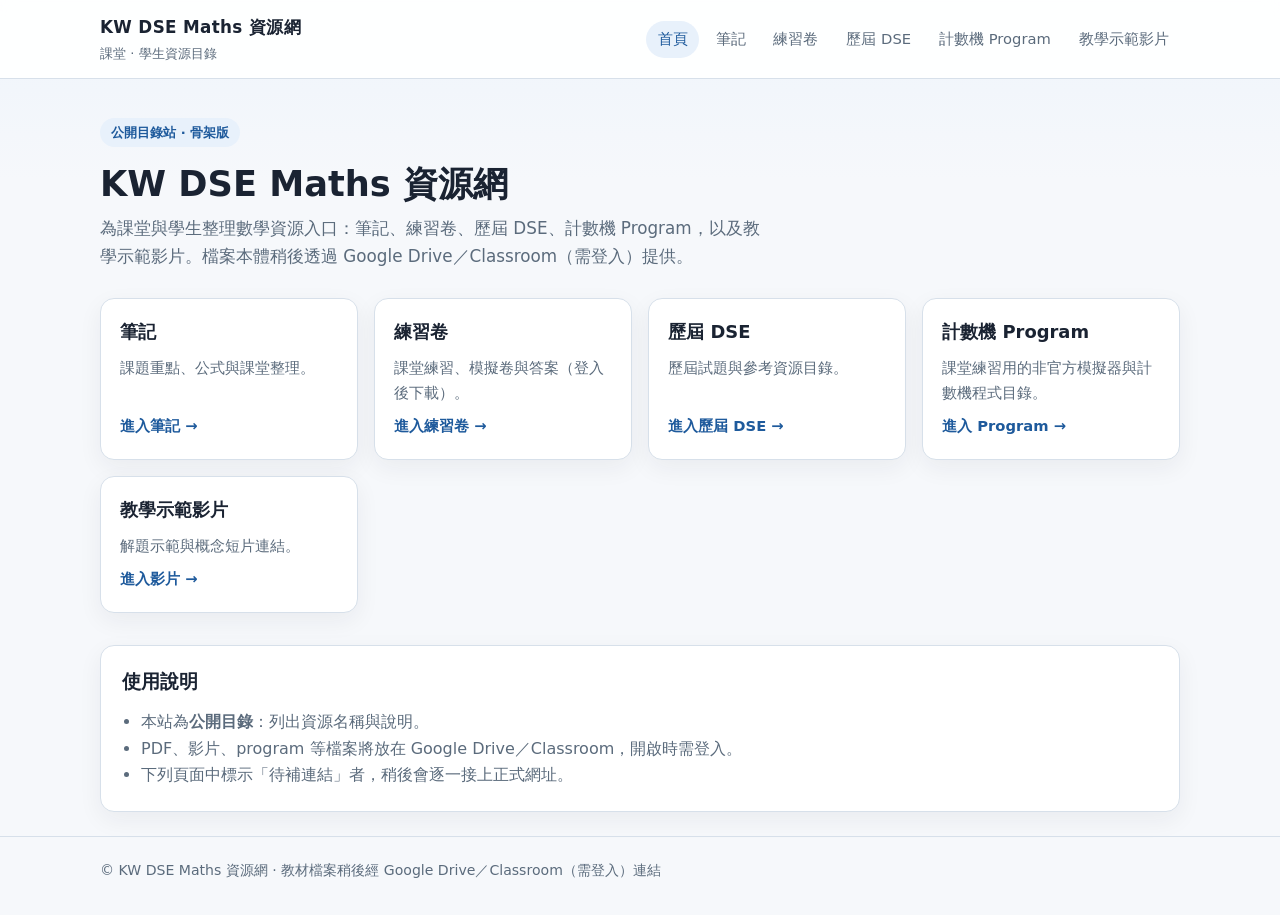
<file: index.html>
<!DOCTYPE html>
<html lang="zh-Hant">
<head>
  <meta charset="utf-8" />
  <meta name="viewport" content="width=device-width, initial-scale=1" />
  <title>首頁｜KW DSE Maths 資源網</title>
  <meta name="description" content="KW DSE Maths 資源網——課堂與學生用的數學資源目錄。" />
  <link rel="stylesheet" href="assets/css/style.css" />
</head>
<body>
  <header class="site-header">
    <div class="wrap header-inner">
      <a class="brand" href="index.html">
        <strong>KW DSE Maths 資源網</strong>
        <span>課堂 · 學生資源目錄</span>
      </a>
      <nav class="nav" aria-label="主要導覽">
        <a href="index.html" aria-current="page">首頁</a>
        <a href="notes/">筆記</a>
        <a href="practice/">練習卷</a>
        <a href="past-papers/">歷屆 DSE</a>
        <a href="calculator/">計數機 Program</a>
        <a href="videos/">教學示範影片</a>
      </nav>
    </div>
  </header>
  <main class="wrap">

    <section class="hero">
      <div class="badge">公開目錄站 · 骨架版</div>
      <h1>KW DSE Maths 資源網</h1>
      <p>為課堂與學生整理數學資源入口：筆記、練習卷、歷屆 DSE、計數機 Program，以及教學示範影片。檔案本體稍後透過 Google Drive／Classroom（需登入）提供。</p>
    </section>
    <section class="grid" aria-label="網站分區">
      <a class="card" href="notes/">
        <h2>筆記</h2>
        <p>課題重點、公式與課堂整理。</p>
        <span class="cta">進入筆記 →</span>
      </a>
      <a class="card" href="practice/">
        <h2>練習卷</h2>
        <p>課堂練習、模擬卷與答案（登入後下載）。</p>
        <span class="cta">進入練習卷 →</span>
      </a>
      <a class="card" href="past-papers/">
        <h2>歷屆 DSE</h2>
        <p>歷屆試題與參考資源目錄。</p>
        <span class="cta">進入歷屆 DSE →</span>
      </a>
      <a class="card" href="calculator/">
        <h2>計數機 Program</h2>
        <p>課堂練習用的非官方模擬器與計數機程式目錄。</p>
        <span class="cta">進入 Program →</span>
      </a>
      <a class="card" href="videos/">
        <h2>教學示範影片</h2>
        <p>解題示範與概念短片連結。</p>
        <span class="cta">進入影片 →</span>
      </a>
    </section>
    <section class="panel">
      <h2>使用說明</h2>
      <ul>
        <li>本站為<strong>公開目錄</strong>：列出資源名稱與說明。</li>
        <li>PDF、影片、program 等檔案將放在 Google Drive／Classroom，開啟時需登入。</li>
        <li>下列頁面中標示「待補連結」者，稍後會逐一接上正式網址。</li>
      </ul>
    </section>
  </main>
  <footer class="site-footer">
    <div class="wrap">© KW DSE Maths 資源網 · 教材檔案稍後經 Google Drive／Classroom（需登入）連結</div>
  </footer>
</body>
</html>
</file>
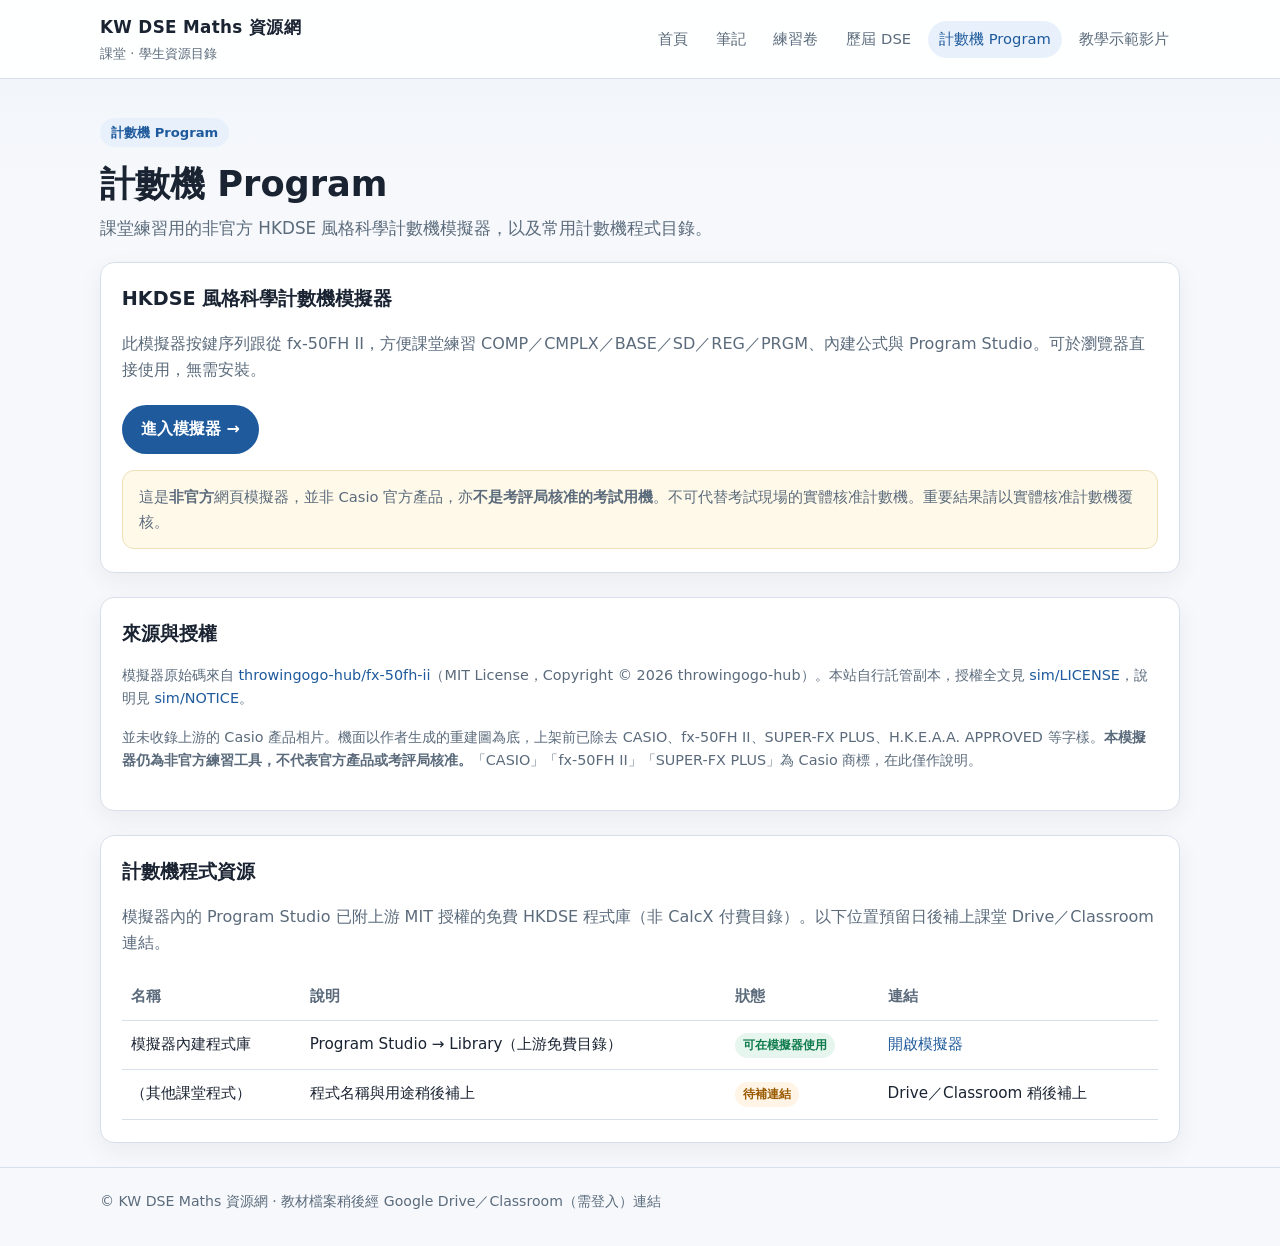
<file: calculator/index.html>
<!DOCTYPE html>
<html lang="zh-Hant">
<head>
  <meta charset="utf-8" />
  <meta name="viewport" content="width=device-width, initial-scale=1" />
  <title>計數機 Program｜KW DSE Maths 資源網</title>
  <meta name="description" content="KW DSE Maths 資源網——課堂用的非官方 HKDSE 風格科學計數機模擬器，以及計數機程式目錄。" />
  <link rel="stylesheet" href="../assets/css/style.css" />
  <style>
    a.btn-primary {
      display: inline-block;
      background: var(--accent);
      color: #fff;
      font-weight: 600;
      padding: 0.7rem 1.2rem;
      border-radius: 999px;
      text-decoration: none;
      margin-top: 0.35rem;
    }
    a.btn-primary:hover { text-decoration: none; filter: brightness(1.08); }
    .attrib { font-size: 0.9rem; }
    .attrib a { word-break: break-all; }
  </style>
</head>
<body>
  <header class="site-header">
    <div class="wrap header-inner">
      <a class="brand" href="../index.html">
        <strong>KW DSE Maths 資源網</strong>
        <span>課堂 · 學生資源目錄</span>
      </a>
      <nav class="nav" aria-label="主要導覽">
        <a href="../index.html">首頁</a>
        <a href="../notes/">筆記</a>
        <a href="../practice/">練習卷</a>
        <a href="../past-papers/">歷屆 DSE</a>
        <a href="../calculator/" aria-current="page">計數機 Program</a>
        <a href="../videos/">教學示範影片</a>
      </nav>
    </div>
  </header>
  <main class="wrap">

    <section class="hero">
      <div class="badge">計數機 Program</div>
      <h1>計數機 Program</h1>
      <p>課堂練習用的非官方 HKDSE 風格科學計數機模擬器，以及常用計數機程式目錄。</p>
    </section>

    <section class="panel">
      <h2>HKDSE 風格科學計數機模擬器</h2>
      <p>此模擬器按鍵序列跟從 fx-50FH II，方便課堂練習 COMP／CMPLX／BASE／SD／REG／PRGM、內建公式與 Program Studio。可於瀏覽器直接使用，無需安裝。</p>
      <p><a class="btn-primary" href="sim/">進入模擬器 →</a></p>
      <p class="note">這是<strong>非官方</strong>網頁模擬器，並非 Casio 官方產品，亦<strong>不是考評局核准的考試用機</strong>。不可代替考試現場的實體核准計數機。重要結果請以實體核准計數機覆核。</p>
    </section>

    <section class="panel">
      <h2>來源與授權</h2>
      <p class="attrib">模擬器原始碼來自 <a href="https://github.com/throwingogo-hub/fx-50fh-ii">throwingogo-hub/fx-50fh-ii</a>（MIT License，Copyright © 2026 throwingogo-hub）。本站自行託管副本，授權全文見 <a href="sim/LICENSE">sim/LICENSE</a>，說明見 <a href="sim/NOTICE">sim/NOTICE</a>。</p>
      <p class="attrib">並未收錄上游的 Casio 產品相片。機面以作者生成的重建圖為底，上架前已除去 CASIO、fx-50FH II、SUPER-FX PLUS、H.K.E.A.A. APPROVED 等字樣。<strong>本模擬器仍為非官方練習工具，不代表官方產品或考評局核准。</strong>「CASIO」「fx-50FH II」「SUPER-FX PLUS」為 Casio 商標，在此僅作說明。</p>
    </section>

    <section class="panel">
      <h2>計數機程式資源</h2>
      <p>模擬器內的 Program Studio 已附上游 MIT 授權的免費 HKDSE 程式庫（非 CalcX 付費目錄）。以下位置預留日後補上課堂 Drive／Classroom 連結。</p>
      <div class="table-wrap">
        <table>
          <thead><tr><th>名稱</th><th>說明</th><th>狀態</th><th>連結</th></tr></thead>
          <tbody>
            <tr>
              <td>模擬器內建程式庫</td>
              <td>Program Studio → Library（上游免費目錄）</td>
              <td><span class="status ready">可在模擬器使用</span></td>
              <td><a href="sim/">開啟模擬器</a></td>
            </tr>
            <tr>
              <td>（其他課堂程式）</td>
              <td>程式名稱與用途稍後補上</td>
              <td><span class="status">待補連結</span></td>
              <td class="placeholder">Drive／Classroom 稍後補上</td>
            </tr>
          </tbody>
        </table>
      </div>
    </section>
  </main>
  <footer class="site-footer">
    <div class="wrap">© KW DSE Maths 資源網 · 教材檔案稍後經 Google Drive／Classroom（需登入）連結</div>
  </footer>
</body>
</html>
</file>
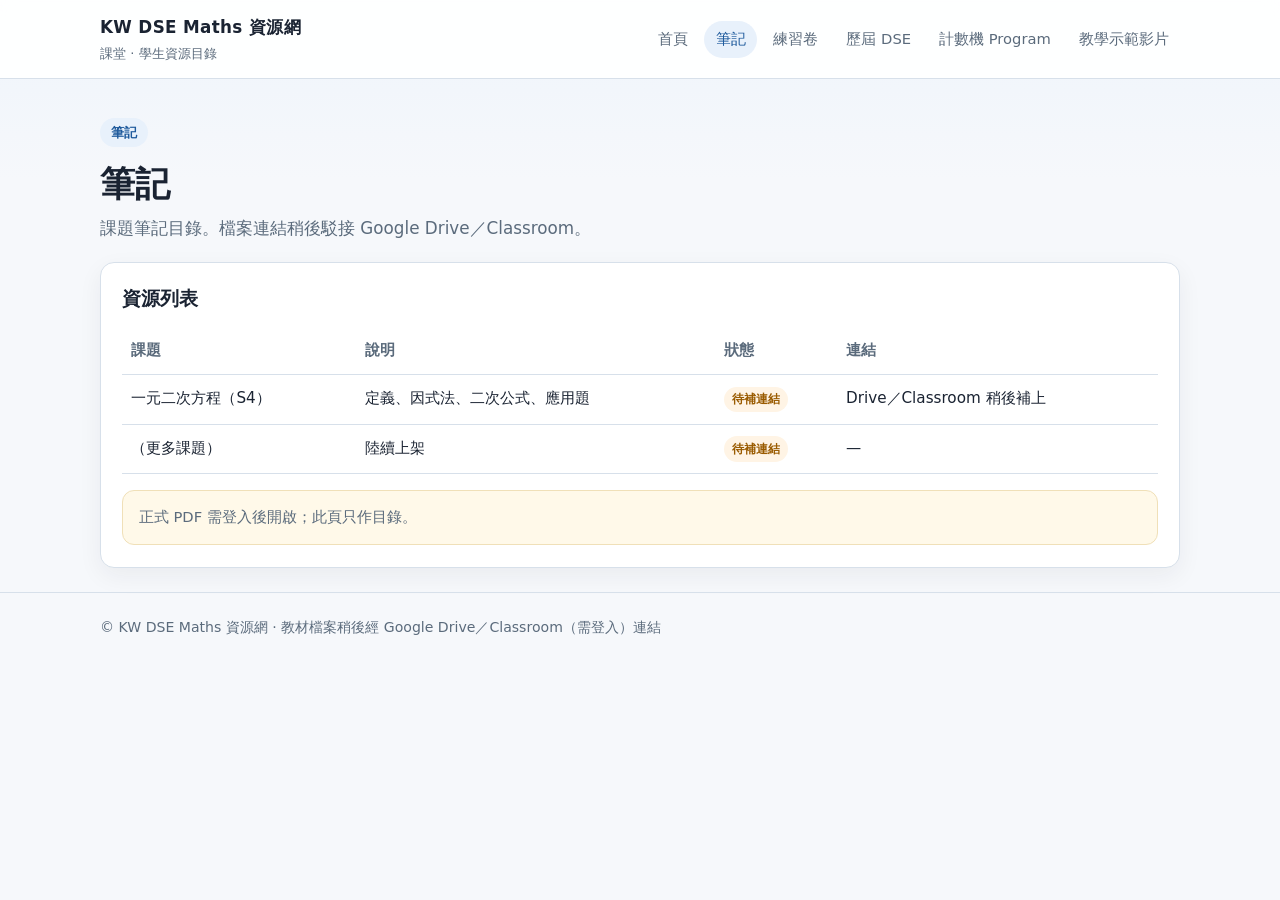
<file: notes/index.html>
<!DOCTYPE html>
<html lang="zh-Hant">
<head>
  <meta charset="utf-8" />
  <meta name="viewport" content="width=device-width, initial-scale=1" />
  <title>筆記｜KW DSE Maths 資源網</title>
  <meta name="description" content="KW DSE Maths 資源網——課堂與學生用的數學資源目錄。" />
  <link rel="stylesheet" href="../assets/css/style.css" />
</head>
<body>
  <header class="site-header">
    <div class="wrap header-inner">
      <a class="brand" href="../index.html">
        <strong>KW DSE Maths 資源網</strong>
        <span>課堂 · 學生資源目錄</span>
      </a>
      <nav class="nav" aria-label="主要導覽">
        <a href="../index.html">首頁</a>
        <a href="../notes/" aria-current="page">筆記</a>
        <a href="../practice/">練習卷</a>
        <a href="../past-papers/">歷屆 DSE</a>
        <a href="../calculator/">計數機 Program</a>
        <a href="../videos/">教學示範影片</a>
      </nav>
    </div>
  </header>
  <main class="wrap">

    <section class="hero">
      <div class="badge">筆記</div>
      <h1>筆記</h1>
      <p>課題筆記目錄。檔案連結稍後駁接 Google Drive／Classroom。</p>
    </section>
    <section class="panel">
      <h2>資源列表</h2>
      <div class="table-wrap">
        <table>
          <thead><tr><th>課題</th><th>說明</th><th>狀態</th><th>連結</th></tr></thead>
          <tbody>
            <tr>
              <td>一元二次方程（S4）</td>
              <td>定義、因式法、二次公式、應用題</td>
              <td><span class="status">待補連結</span></td>
              <td class="placeholder">Drive／Classroom 稍後補上</td>
            </tr>
            <tr>
              <td>（更多課題）</td>
              <td>陸續上架</td>
              <td><span class="status">待補連結</span></td>
              <td class="placeholder">—</td>
            </tr>
          </tbody>
        </table>
      </div>
      <p class="note">正式 PDF 需登入後開啟；此頁只作目錄。</p>
    </section>
  </main>
  <footer class="site-footer">
    <div class="wrap">© KW DSE Maths 資源網 · 教材檔案稍後經 Google Drive／Classroom（需登入）連結</div>
  </footer>
</body>
</html>
</file>
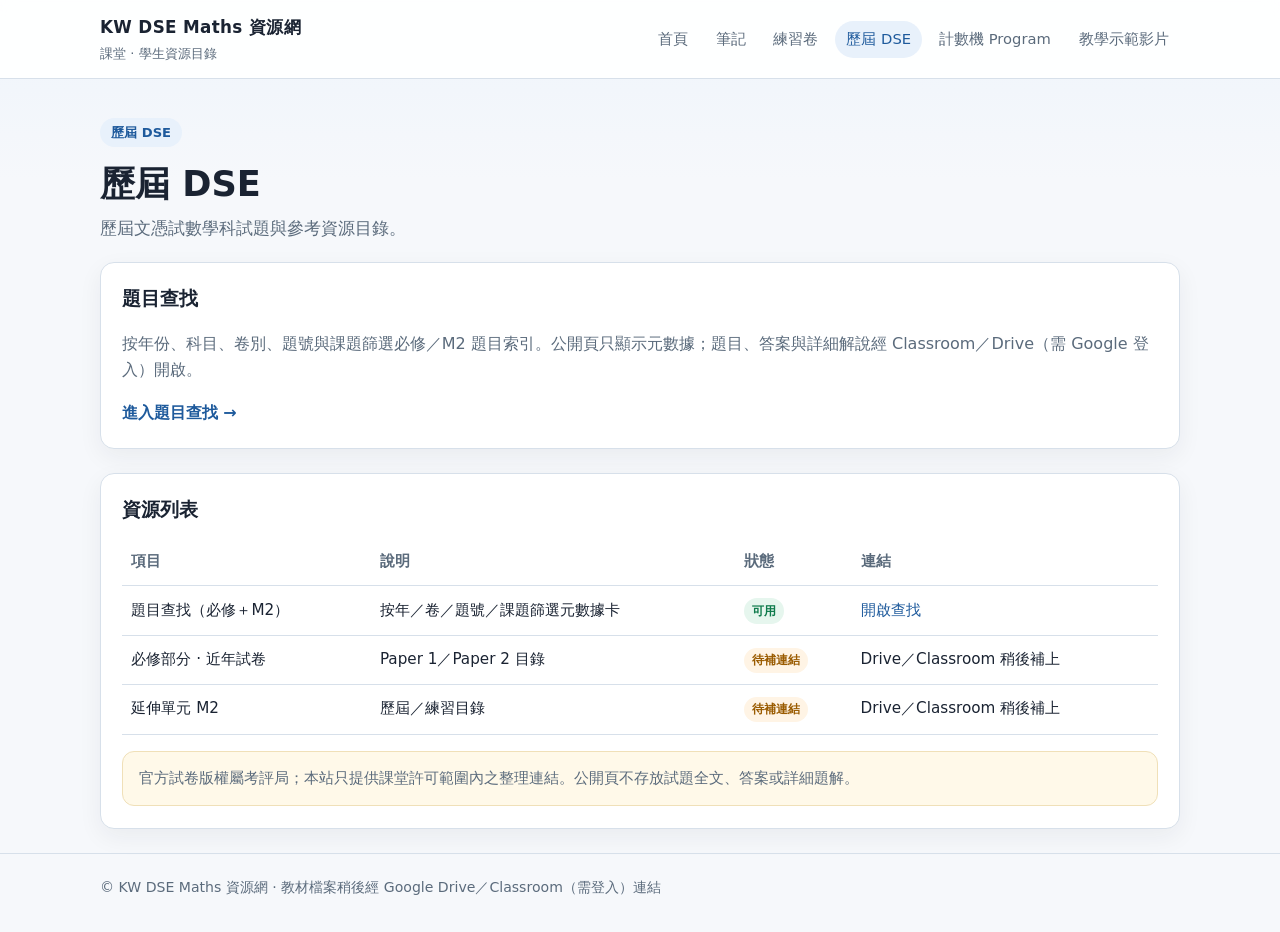
<file: past-papers/index.html>
<!DOCTYPE html>
<html lang="zh-Hant">
<head>
  <meta charset="utf-8" />
  <meta name="viewport" content="width=device-width, initial-scale=1" />
  <title>歷屆 DSE｜KW DSE Maths 資源網</title>
  <meta name="description" content="KW DSE Maths 資源網——課堂與學生用的數學資源目錄。" />
  <link rel="stylesheet" href="../assets/css/style.css" />
</head>
<body>
  <header class="site-header">
    <div class="wrap header-inner">
      <a class="brand" href="../index.html">
        <strong>KW DSE Maths 資源網</strong>
        <span>課堂 · 學生資源目錄</span>
      </a>
      <nav class="nav" aria-label="主要導覽">
        <a href="../index.html">首頁</a>
        <a href="../notes/">筆記</a>
        <a href="../practice/">練習卷</a>
        <a href="../past-papers/" aria-current="page">歷屆 DSE</a>
        <a href="../calculator/">計數機 Program</a>
        <a href="../videos/">教學示範影片</a>
      </nav>
    </div>
  </header>
  <main class="wrap">

    <section class="hero">
      <div class="badge">歷屆 DSE</div>
      <h1>歷屆 DSE</h1>
      <p>歷屆文憑試數學科試題與參考資源目錄。</p>
    </section>

    <section class="panel" aria-labelledby="finder-promo-heading">
      <h2 id="finder-promo-heading">題目查找</h2>
      <p>按年份、科目、卷別、題號與課題篩選必修／M2 題目索引。公開頁只顯示元數據；題目、答案與詳細解說經 Classroom／Drive（需 Google 登入）開啟。</p>
      <p style="margin: 0.85rem 0 0;">
        <a class="cta" href="finder/" style="font-weight: 600; font-size: 1rem;">進入題目查找 →</a>
      </p>
    </section>

    <section class="panel">
      <h2>資源列表</h2>
      <div class="table-wrap">
        <table>
          <thead><tr><th>項目</th><th>說明</th><th>狀態</th><th>連結</th></tr></thead>
          <tbody>
            <tr>
              <td>題目查找（必修＋M2）</td>
              <td>按年／卷／題號／課題篩選元數據卡</td>
              <td><span class="status ready">可用</span></td>
              <td><a href="finder/">開啟查找</a></td>
            </tr>
            <tr>
              <td>必修部分 · 近年試卷</td>
              <td>Paper 1／Paper 2 目錄</td>
              <td><span class="status">待補連結</span></td>
              <td class="placeholder">Drive／Classroom 稍後補上</td>
            </tr>
            <tr>
              <td>延伸單元 M2</td>
              <td>歷屆／練習目錄</td>
              <td><span class="status">待補連結</span></td>
              <td class="placeholder">Drive／Classroom 稍後補上</td>
            </tr>
          </tbody>
        </table>
      </div>
      <p class="note">官方試卷版權屬考評局；本站只提供課堂許可範圍內之整理連結。公開頁不存放試題全文、答案或詳細題解。</p>
    </section>
  </main>
  <footer class="site-footer">
    <div class="wrap">© KW DSE Maths 資源網 · 教材檔案稍後經 Google Drive／Classroom（需登入）連結</div>
  </footer>
</body>
</html>
</file>
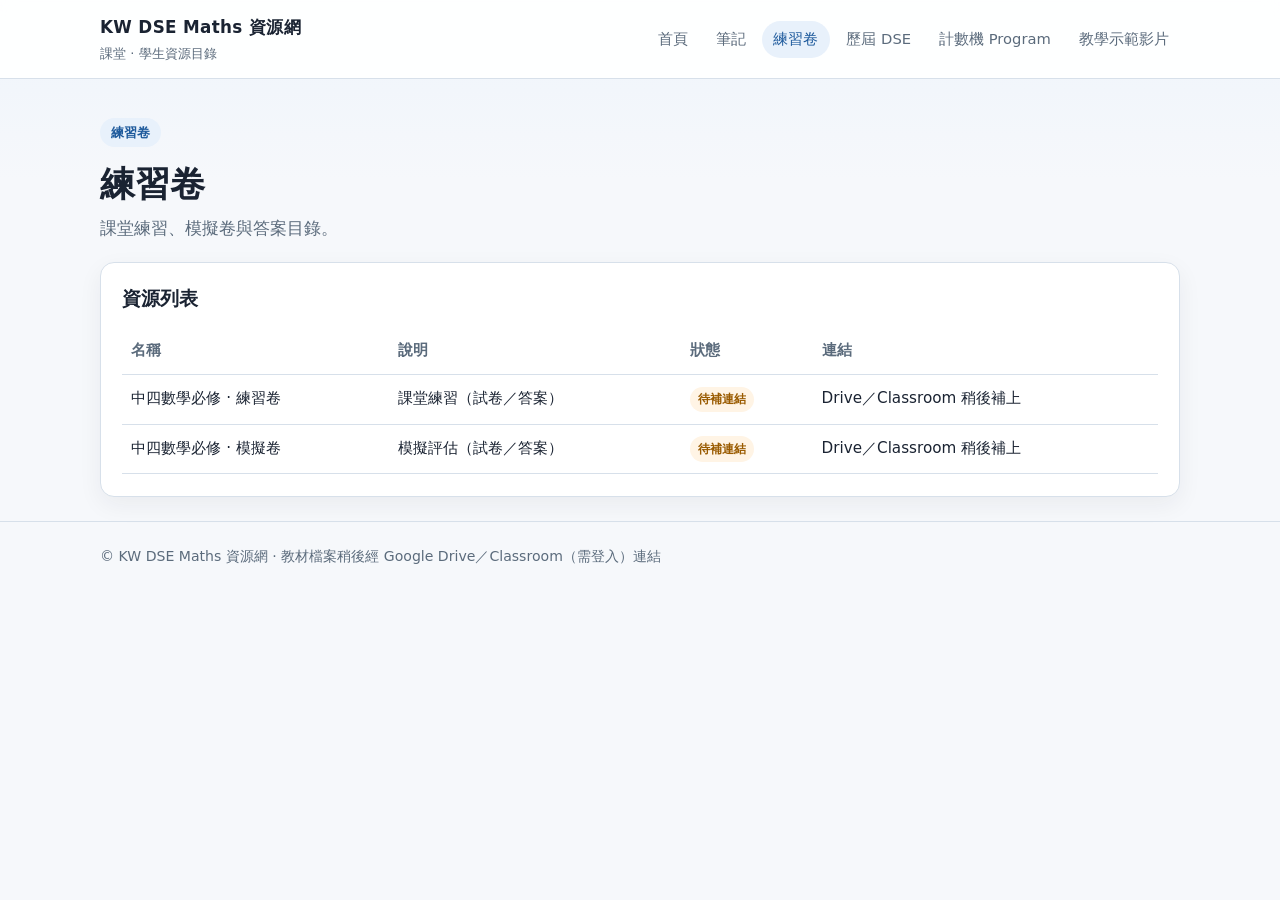
<file: practice/index.html>
<!DOCTYPE html>
<html lang="zh-Hant">
<head>
  <meta charset="utf-8" />
  <meta name="viewport" content="width=device-width, initial-scale=1" />
  <title>練習卷｜KW DSE Maths 資源網</title>
  <meta name="description" content="KW DSE Maths 資源網——課堂與學生用的數學資源目錄。" />
  <link rel="stylesheet" href="../assets/css/style.css" />
</head>
<body>
  <header class="site-header">
    <div class="wrap header-inner">
      <a class="brand" href="../index.html">
        <strong>KW DSE Maths 資源網</strong>
        <span>課堂 · 學生資源目錄</span>
      </a>
      <nav class="nav" aria-label="主要導覽">
        <a href="../index.html">首頁</a>
        <a href="../notes/">筆記</a>
        <a href="../practice/" aria-current="page">練習卷</a>
        <a href="../past-papers/">歷屆 DSE</a>
        <a href="../calculator/">計數機 Program</a>
        <a href="../videos/">教學示範影片</a>
      </nav>
    </div>
  </header>
  <main class="wrap">

    <section class="hero">
      <div class="badge">練習卷</div>
      <h1>練習卷</h1>
      <p>課堂練習、模擬卷與答案目錄。</p>
    </section>
    <section class="panel">
      <h2>資源列表</h2>
      <div class="table-wrap">
        <table>
          <thead><tr><th>名稱</th><th>說明</th><th>狀態</th><th>連結</th></tr></thead>
          <tbody>
            <tr>
              <td>中四數學必修 · 練習卷</td>
              <td>課堂練習（試卷／答案）</td>
              <td><span class="status">待補連結</span></td>
              <td class="placeholder">Drive／Classroom 稍後補上</td>
            </tr>
            <tr>
              <td>中四數學必修 · 模擬卷</td>
              <td>模擬評估（試卷／答案）</td>
              <td><span class="status">待補連結</span></td>
              <td class="placeholder">Drive／Classroom 稍後補上</td>
            </tr>
          </tbody>
        </table>
      </div>
    </section>
  </main>
  <footer class="site-footer">
    <div class="wrap">© KW DSE Maths 資源網 · 教材檔案稍後經 Google Drive／Classroom（需登入）連結</div>
  </footer>
</body>
</html>
</file>
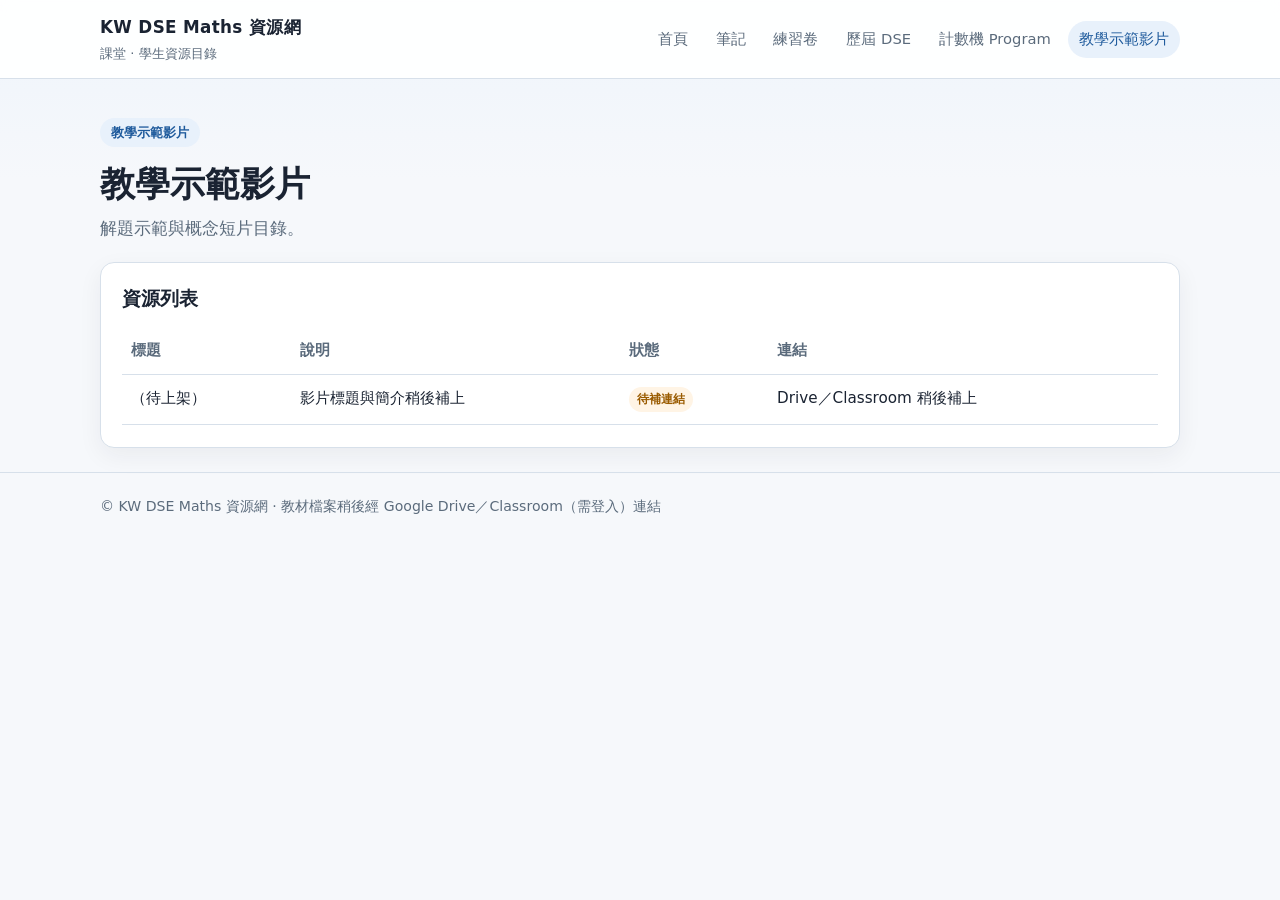
<file: videos/index.html>
<!DOCTYPE html>
<html lang="zh-Hant">
<head>
  <meta charset="utf-8" />
  <meta name="viewport" content="width=device-width, initial-scale=1" />
  <title>教學示範影片｜KW DSE Maths 資源網</title>
  <meta name="description" content="KW DSE Maths 資源網——課堂與學生用的數學資源目錄。" />
  <link rel="stylesheet" href="../assets/css/style.css" />
</head>
<body>
  <header class="site-header">
    <div class="wrap header-inner">
      <a class="brand" href="../index.html">
        <strong>KW DSE Maths 資源網</strong>
        <span>課堂 · 學生資源目錄</span>
      </a>
      <nav class="nav" aria-label="主要導覽">
        <a href="../index.html">首頁</a>
        <a href="../notes/">筆記</a>
        <a href="../practice/">練習卷</a>
        <a href="../past-papers/">歷屆 DSE</a>
        <a href="../calculator/">計數機 Program</a>
        <a href="../videos/" aria-current="page">教學示範影片</a>
      </nav>
    </div>
  </header>
  <main class="wrap">

    <section class="hero">
      <div class="badge">教學示範影片</div>
      <h1>教學示範影片</h1>
      <p>解題示範與概念短片目錄。</p>
    </section>
    <section class="panel">
      <h2>資源列表</h2>
      <div class="table-wrap">
        <table>
          <thead><tr><th>標題</th><th>說明</th><th>狀態</th><th>連結</th></tr></thead>
          <tbody>
            <tr>
              <td>（待上架）</td>
              <td>影片標題與簡介稍後補上</td>
              <td><span class="status">待補連結</span></td>
              <td class="placeholder">Drive／Classroom 稍後補上</td>
            </tr>
          </tbody>
        </table>
      </div>
    </section>
  </main>
  <footer class="site-footer">
    <div class="wrap">© KW DSE Maths 資源網 · 教材檔案稍後經 Google Drive／Classroom（需登入）連結</div>
  </footer>
</body>
</html>
</file>
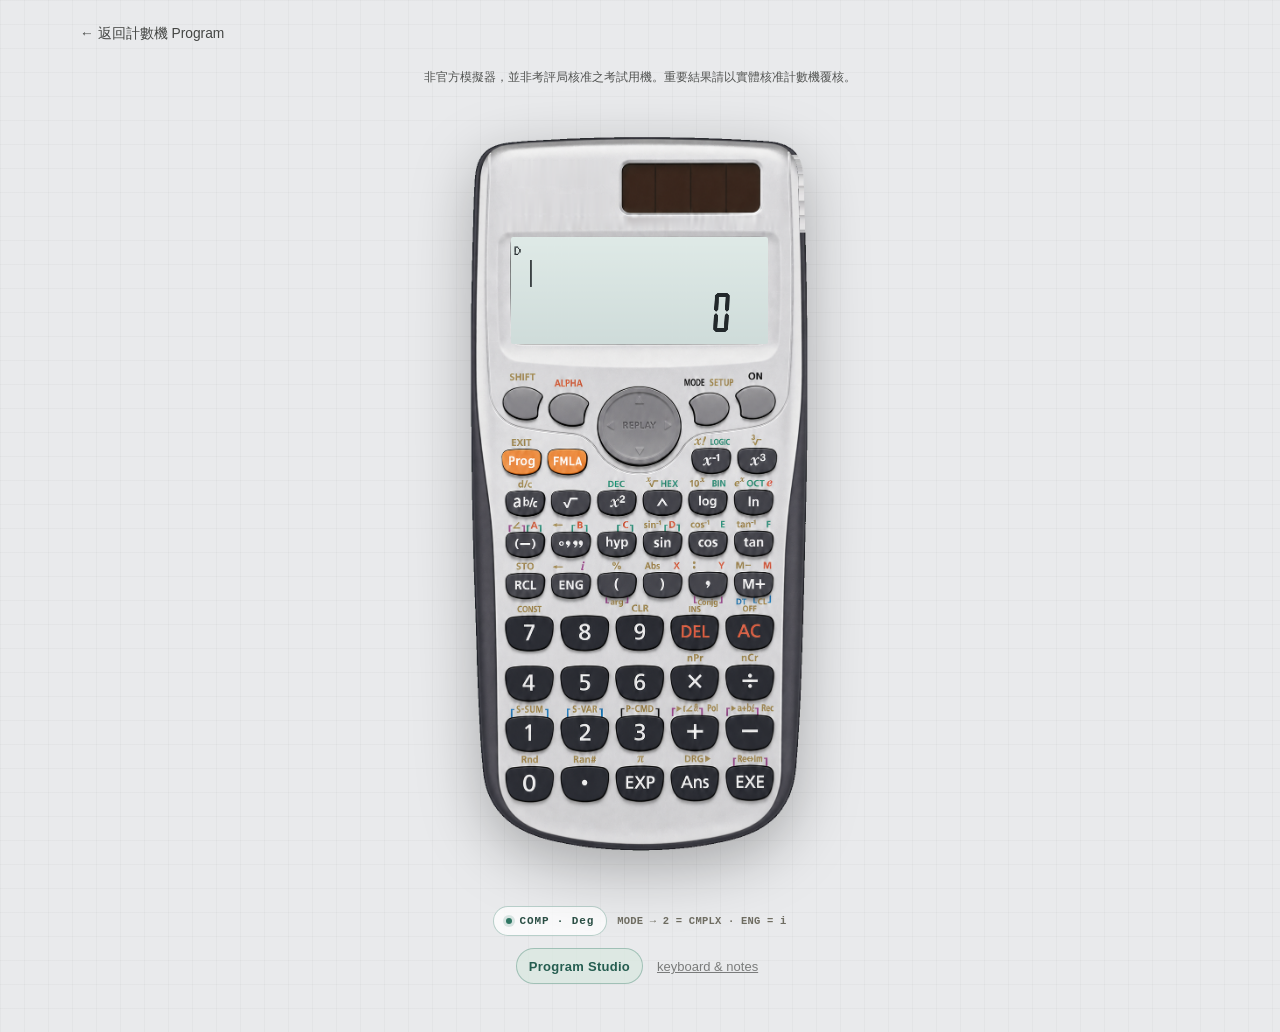
<file: calculator/sim/index.html>
<!doctype html>
<html lang="zh-Hant">
<head>
<meta charset="utf-8">
<meta name="viewport" content="width=device-width, initial-scale=1, viewport-fit=cover">
<title>HKDSE 風格科學計數機模擬器｜KW DSE Maths</title>
<meta name="description" content="非官方 HKDSE 風格科學計數機模擬器，按鍵序列跟從 fx-50FH II 以供課堂練習。並非官方產品，亦非考評局核准之考試用機。重要結果請以實體核准計數機覆核。">
<link rel="stylesheet" href="css/style.css?v=studio-v9">
</head>
<body>

<main>
  <p class="site-back"><a href="../index.html">← 返回計數機 Program</a></p>
  <p class="sim-disclaimer">非官方模擬器，並非考評局核准之考試用機。重要結果請以實體核准計數機覆核。</p>
  <p id="key-hint" class="key-hint" role="status" aria-live="polite"></p>
  <div id="workspace">
    <div id="calculator-column">
      <div id="stage">
        <div id="shell">
          <canvas id="lcd" aria-hidden="true"></canvas>
          <output id="lcd-accessible" class="sr-only" aria-live="polite" aria-atomic="true"></output>
        </div>
      </div>

      <div id="mode-bar" class="mode-bar">
        <button id="mode-chip" type="button" title="Current mode — opens the MODE menu">COMP · Deg</button>
        <span class="mode-tip">MODE → 2 = CMPLX · ENG = i</span>
      </div>

      <nav id="utility-nav" aria-label="Calculator tools">
        <button id="studio-toggle" type="button" aria-controls="studio" aria-expanded="false">Program Studio</button>
        <button id="help-toggle" type="button" aria-controls="help" aria-expanded="false">keyboard &amp; notes</button>
      </nav>
    </div>

    <section id="studio" hidden aria-labelledby="studio-title">
      <header class="studio-head">
        <div class="studio-head-copy">
          <p class="studio-kicker">PROGRAM WORKBENCH · 680 BYTE MEMORY</p>
          <h1 id="studio-title">Program Studio</h1>
          <p class="studio-intro">Write normally or install from the library. Every change is saved on this device.</p>
        </div>
        <div class="studio-head-meta">
          <span id="studio-save-state" class="save-state" role="status">saved</span>
          <span class="studio-badge">680 B shared · 4 slots</span>
        </div>
      </header>

      <div id="studio-view-tabs" class="studio-view-tabs" role="tablist" aria-label="Program Studio views">
        <button id="editor-tab" type="button" role="tab" aria-selected="true" aria-controls="studio-editor-view" tabindex="0">Editor</button>
        <button id="library-tab" type="button" role="tab" aria-selected="false" aria-controls="program-library-view" tabindex="-1">Library <span>12</span></button>
      </div>

      <div id="studio-editor-view" role="tabpanel" aria-labelledby="editor-tab">
        <div class="studio-management">
          <span>Four on-device slots</span>
          <div>
            <button type="button" data-studio-action="export-backup">Export all</button>
            <button type="button" data-studio-action="import-backup">Import backup</button>
            <button id="studio-undo" type="button" data-studio-action="undo-install" hidden>Undo install</button>
            <input id="studio-backup-file" type="file" accept="application/json,.json" hidden>
          </div>
        </div>

        <div id="program-slots" class="program-slots" role="tablist" aria-label="Program slots">
          <button id="slot-tab-1" type="button" role="tab" data-slot="0" aria-selected="true" aria-controls="program-editor-panel" tabindex="0"><b>P1</b><span>empty</span></button>
          <button id="slot-tab-2" type="button" role="tab" data-slot="1" aria-selected="false" aria-controls="program-editor-panel" tabindex="-1"><b>P2</b><span>empty</span></button>
          <button id="slot-tab-3" type="button" role="tab" data-slot="2" aria-selected="false" aria-controls="program-editor-panel" tabindex="-1"><b>P3</b><span>empty</span></button>
          <button id="slot-tab-4" type="button" role="tab" data-slot="3" aria-selected="false" aria-controls="program-editor-panel" tabindex="-1"><b>P4</b><span>empty</span></button>
        </div>

        <div id="program-editor-panel" class="studio-editor-card" role="tabpanel" aria-labelledby="slot-tab-1">
          <div class="editor-topline">
            <label for="studio-mode">Run mode
              <select id="studio-mode">
                <option>COMP</option><option>CMPLX</option><option>BASE</option>
                <option>SD</option><option>REG</option>
              </select>
            </label>
            <div class="copy-tools">
              <button type="button" data-studio-action="copy">Copy</button>
              <button type="button" data-studio-action="paste">Paste</button>
            </div>
          </div>

          <label class="editor-label" for="program-source">P1 source</label>
          <textarea id="program-source" rows="10" spellcheck="false" autocapitalize="off"
            placeholder="?→A&#10;A×2.54◢" aria-describedby="program-feedback"></textarea>

          <div class="editor-status">
            <output id="program-feedback" aria-live="polite">Empty program — ready.</output>
            <span id="program-bytes">0 / 680 bytes</span>
          </div>
          <div class="byte-track" aria-hidden="true"><i id="byte-fill"></i></div>

          <div class="studio-primary-actions">
            <button type="button" class="run-program" data-studio-action="run">Run on calculator</button>
            <button type="button" data-studio-action="edit-calculator">Edit with keys</button>
            <button type="button" class="danger-link" data-studio-action="clear">Clear P1</button>
          </div>
        </div>

        <div class="command-drawer">
          <div class="drawer-heading">
            <h2>Command shelf</h2>
            <span>inserts at cursor</span>
          </div>
          <div id="command-palette"></div>
        </div>

        <p class="studio-footnote"><b>Recovery:</b> calculator-key edits and Studio edits are autosaved. Export all four slots before clearing browser data.</p>
      </div>

      <section id="program-library-view" class="program-library" role="tabpanel" aria-labelledby="library-tab" hidden>
        <header class="library-head">
          <div>
            <p class="library-eyebrow">12 PROGRAMS · 6 FOUR-SLOT PACKS</p>
            <h2>HKDSE Program Library</h2>
            <p>Choose deliberately. Nothing installs or replaces a slot until you confirm it.</p>
          </div>
          <div class="library-memory" aria-label="Program memory usage">
            <span id="library-memory-label">0 / 680B used</span>
            <div aria-hidden="true"><i id="library-memory-fill"></i></div>
          </div>
        </header>

        <div class="library-controls">
          <label class="library-search" for="library-search">
            <span>Find a topic</span>
            <input id="library-search" type="search" placeholder="quadratic, cubic, circle…" autocomplete="off">
          </label>
          <label class="library-destination" for="library-slot">
            <span>Install into</span>
            <select id="library-slot"><option value="0">P1</option><option value="1">P2</option><option value="2">P3</option><option value="3">P4</option></select>
          </label>
        </div>
        <div id="library-filters" class="library-filters" role="toolbar" aria-label="Filter programs by topic"></div>
        <output id="library-status" class="library-status" aria-live="polite">Choose a program or a four-slot pack.</output>

        <section class="pack-shelf" aria-labelledby="pack-title">
          <div class="drawer-heading">
            <h2 id="pack-title">Four-slot packs</h2>
            <span>memory-safe combinations</span>
          </div>
          <div id="program-packs" class="program-packs"></div>
        </section>

        <div class="library-results-heading">
          <h2>Swap-in programs</h2>
          <output id="library-result-count">12 programs</output>
        </div>
        <div id="program-library-grid" class="program-library-grid"></div>
        <p id="library-empty" class="library-empty" hidden>No matching program. Try a broader topic.</p>
      </section>
    </section>
  </div>

  <section id="help" hidden>
    <h1>HKDSE 風格科學計數機模擬器 — 鍵盤與說明</h1>
    <p>Click the keys, or use the computer keyboard:</p>
    <table>
      <tr><td><code>0-9 . + - * / ( ) , ^ =</code></td><td>the matching key</td></tr>
      <tr><td><code>Enter</code></td><td>EXE</td></tr>
      <tr><td><code>Backspace</code></td><td>DEL</td></tr>
      <tr><td><code>Esc</code></td><td>AC</td></tr>
      <tr><td><code>Space</code> / <code>Tab</code></td><td>SHIFT / ALPHA</td></tr>
      <tr><td><code>arrows</code></td><td>REPLAY pad</td></tr>
      <tr><td><code>s c t l n r x</code></td><td>sin cos tan log ln √ x²</td></tr>
      <tr><td><code>e p m a</code></td><td>EXP, π, M+, Ans</td></tr>
      <tr><td><code>F1 F2 F3</code></td><td>MODE, Prog, FMLA</td></tr>
    </table>
    <h2>Quick reference</h2>
    <ul>
      <li><b>MODE</b> → 1 COMP · 2 CMPLX · 3 BASE · 4 SD · 5 REG · 6 PRGM</li>
      <li><b>SHIFT MODE</b> (SETUP) → six screens: angle unit, Fix/Sci/Norm,
        a b/c ÷ d/c, a+bi ÷ r∠θ, FreqOn/FreqOff, contrast. Use ◀ ▶ to page.</li>
      <li><b>SHIFT 7</b> (CONST) → ten pages of four scientific constants.</li>
      <li><b>FMLA</b> → type a two-digit formula number 01–23, or scroll with
        ▼ ▲, then EXE. <b>SHIFT FMLA</b> (LOOK) shows the formula itself.</li>
      <li><b>Prog</b> → run a stored program. In PRGM mode it opens
        EDIT / RUN / DEL.</li>
      <li><b>Program Studio</b> → write or paste normal program text, insert
        commands, see shared byte usage, and run or continue editing with the calculator keys.
        All four slots and active drafts are autosaved on this device. The <b>HKDSE Library</b>
        provides the seven S5 programs plus five complex solvers (including a combined simultaneous + line-circle one), and six four-slot packs, with overwrite confirmation,
        Undo, and versioned export/import backup.</li>
      <li>In BASE mode: x² = DEC, ^ = HEX, log = BIN, ln = OCT, and x⁻¹ opens
        the LOGIC menu.</li>
      <li>In SD/REG: M+ is DT, SHIFT M+ is CL, SHIFT 1 is S-SUM,
        SHIFT 2 is S-VAR, and ▼ browses the entered samples.</li>
      <li><b>Complex numbers:</b> press <b>MODE</b> then <b>2</b>; the display
        shows CMPLX. In CMPLX the <b>ENG</b> key types i directly
        (<b>ALPHA ENG</b> also works). <b>SHIFT EXE</b> switches Re⇔Im. The mode
        chip under the keypad opens the same menu.</li>
      <li>In CMPLX: <b>ENG</b> is i, <b>SHIFT (-)</b> is ∠,
        <b>SHIFT EXE</b> is Re⇔Im, <b>SHIFT (</b> is arg(, <b>SHIFT )</b> is
        Abs(, <b>SHIFT ,</b> is Conjg(, <b>SHIFT +</b> is ▶r∠θ and
        <b>SHIFT −</b> is ▶a+bi. A complex result shows its real part first
        with R⇔I lit; Re⇔Im shows the imaginary part (i) or, in r∠θ format,
        the angle (∠).</li>
    </ul>
    <p class="fine">
      Behaviour is intended to follow the published fx-50F PLUS / fx-50FH II user's guide:
      the same six modes, 10+2 digit display, 15-digit internal precision,
      99-byte input line, 680 bytes of program memory across four areas,
      23 built-in formulas and 40 CODATA-2000 constants. The shell is a
      generated high-resolution reconstruction (not an official Casio or HKEAA product);
      the display and every key are live. This page is unofficial and is not an examination device.
    </p>
  </section>
</main>

<script type="module" src="js/main.js?v=studio-v9"></script>
</body>
</html>
</file>
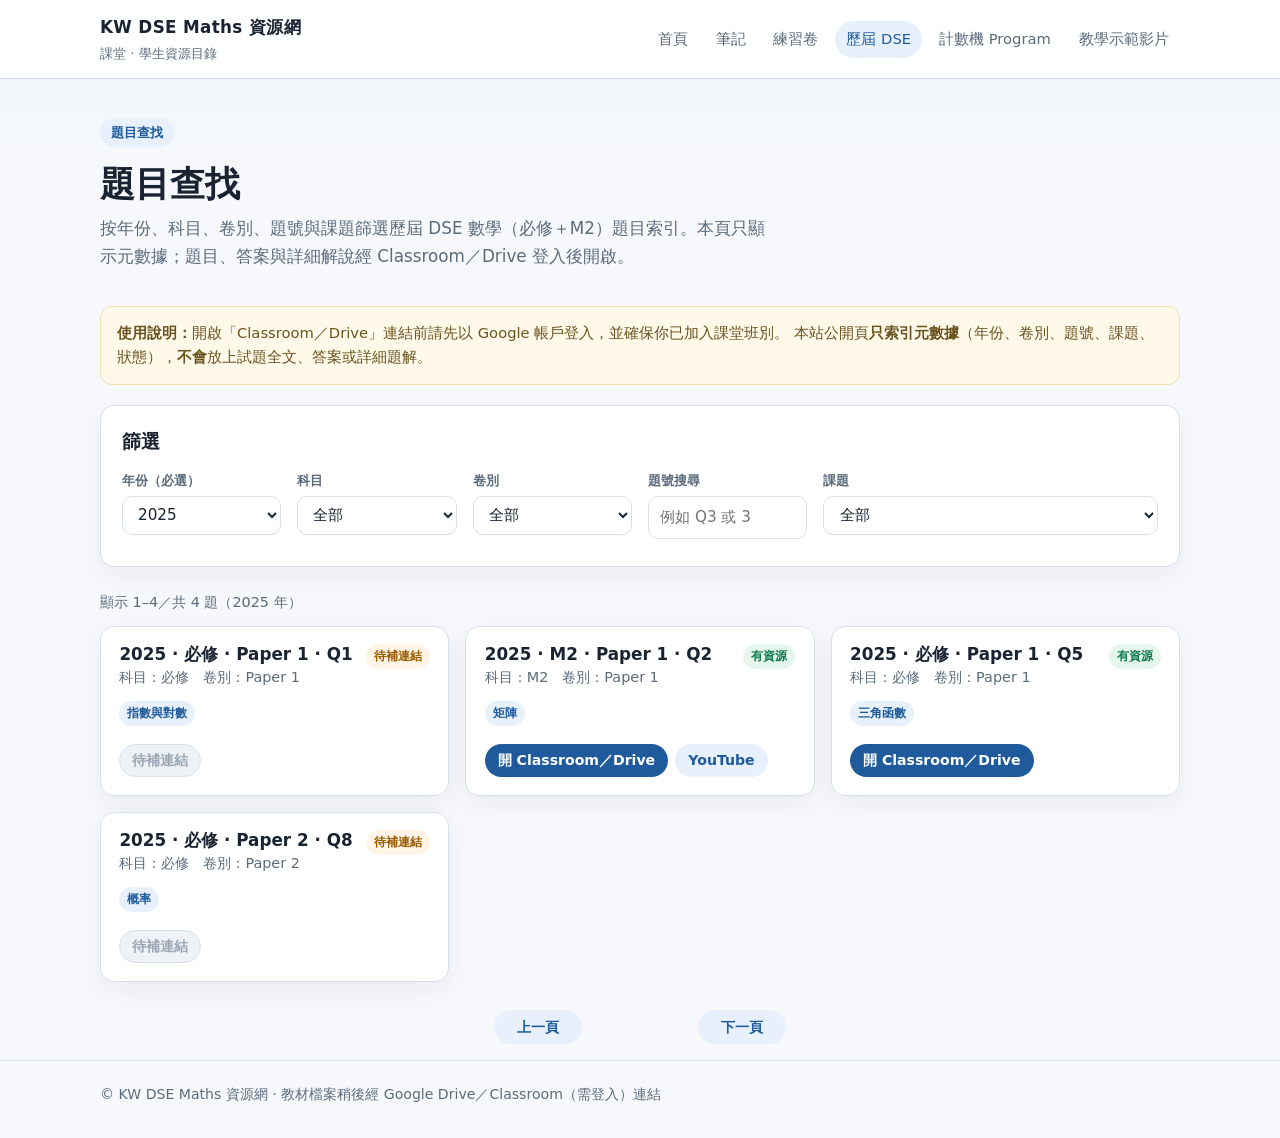
<file: past-papers/finder/index.html>
<!DOCTYPE html>
<html lang="zh-Hant">
<head>
  <meta charset="utf-8" />
  <meta name="viewport" content="width=device-width, initial-scale=1" />
  <title>題目查找｜KW DSE Maths 資源網</title>
  <meta name="description" content="KW DSE Maths 資源網——歷屆 DSE 題目元數據查找（必修＋M2）。" />
  <link rel="stylesheet" href="../../assets/css/style.css" />
  <link rel="stylesheet" href="finder.css" />
</head>
<body>
  <header class="site-header">
    <div class="wrap header-inner">
      <a class="brand" href="../../index.html">
        <strong>KW DSE Maths 資源網</strong>
        <span>課堂 · 學生資源目錄</span>
      </a>
      <nav class="nav" aria-label="主要導覽">
        <a href="../../index.html">首頁</a>
        <a href="../../notes/">筆記</a>
        <a href="../../practice/">練習卷</a>
        <a href="../" aria-current="page">歷屆 DSE</a>
        <a href="../../calculator/">計數機 Program</a>
        <a href="../../videos/">教學示範影片</a>
      </nav>
    </div>
  </header>
  <main class="wrap">
    <section class="hero">
      <div class="badge">題目查找</div>
      <h1>題目查找</h1>
      <p>按年份、科目、卷別、題號與課題篩選歷屆 DSE 數學（必修＋M2）題目索引。本頁只顯示元數據；題目、答案與詳細解說經 Classroom／Drive 登入後開啟。</p>
    </section>

    <p class="note finder-note">
      <strong>使用說明：</strong>開啟「Classroom／Drive」連結前請先以 Google 帳戶登入，並確保你已加入課堂班別。
      本站公開頁<strong>只索引元數據</strong>（年份、卷別、題號、課題、狀態），<strong>不會</strong>放上試題全文、答案或詳細題解。
    </p>

    <section class="panel" aria-labelledby="filters-heading">
      <h2 id="filters-heading">篩選</h2>
      <form class="filters" id="filters" action="#" onsubmit="return false;">
        <div class="field">
          <label for="filter-year">年份（必選）</label>
          <select id="filter-year" name="year" required></select>
        </div>
        <div class="field">
          <label for="filter-subject">科目</label>
          <select id="filter-subject" name="subject">
            <option value="all">全部</option>
            <option value="compulsory">必修</option>
            <option value="m2">M2</option>
          </select>
        </div>
        <div class="field">
          <label for="filter-paper">卷別</label>
          <select id="filter-paper" name="paper">
            <option value="all">全部</option>
          </select>
        </div>
        <div class="field">
          <label for="filter-number">題號搜尋</label>
          <input id="filter-number" name="number" type="search" placeholder="例如 Q3 或 3" autocomplete="off" />
        </div>
        <div class="field field-wide">
          <label for="filter-topic">課題</label>
          <select id="filter-topic" name="topic">
            <option value="all">全部</option>
          </select>
        </div>
      </form>
    </section>

    <div id="finder-loading" class="finder-loading">載入題目索引中…</div>

    <div class="results-meta" id="results-meta" aria-live="polite"></div>

    <div class="results-grid" id="results-grid" hidden></div>

    <div class="empty-state" id="empty-state" hidden>
      <strong>沒有符合條件的題目</strong>
      試吓改篩選條件。
    </div>

    <nav class="pagination" id="pagination" aria-label="結果分頁" hidden>
      <button type="button" class="btn btn-secondary" id="page-prev">上一頁</button>
      <span class="page-info" id="page-info"></span>
      <button type="button" class="btn btn-secondary" id="page-next">下一頁</button>
    </nav>
  </main>
  <footer class="site-footer">
    <div class="wrap">© KW DSE Maths 資源網 · 教材檔案稍後經 Google Drive／Classroom（需登入）連結</div>
  </footer>
  <script src="finder.js" defer></script>
</body>
</html>
</file>
<file: assets/css/style.css>
:root {
  --bg: #f6f8fb;
  --card: #ffffff;
  --ink: #1a2332;
  --muted: #5b6b7c;
  --accent: #1e5a9c;
  --accent-soft: #e8f1fb;
  --line: #d7e0ea;
  --ok: #0f7b4c;
  --radius: 14px;
  --shadow: 0 8px 24px rgba(26, 35, 50, 0.06);
  --font: "Noto Sans TC", "PingFang TC", "Microsoft JhengHei", system-ui, sans-serif;
}

* { box-sizing: border-box; }
html { scroll-behavior: smooth; }
body {
  margin: 0;
  font-family: var(--font);
  color: var(--ink);
  background: linear-gradient(180deg, #eef4fb 0%, var(--bg) 180px);
  line-height: 1.65;
  min-height: 100vh;
}

a { color: var(--accent); text-decoration: none; }
a:hover { text-decoration: underline; }

.wrap { width: min(1080px, calc(100% - 2rem)); margin: 0 auto; }

.site-header {
  background: rgba(255,255,255,0.92);
  backdrop-filter: blur(8px);
  border-bottom: 1px solid var(--line);
  position: sticky;
  top: 0;
  z-index: 20;
}
.header-inner {
  display: flex;
  align-items: center;
  justify-content: space-between;
  gap: 1rem;
  padding: 0.85rem 0;
  flex-wrap: wrap;
}
.brand {
  display: flex;
  flex-direction: column;
  gap: 0.1rem;
  color: inherit;
  text-decoration: none;
}
.brand:hover { text-decoration: none; }
.brand strong { font-size: 1.05rem; letter-spacing: 0.02em; }
.brand span { color: var(--muted); font-size: 0.82rem; }

.nav {
  display: flex;
  flex-wrap: wrap;
  gap: 0.35rem;
}
.nav a {
  color: var(--muted);
  padding: 0.4rem 0.7rem;
  border-radius: 999px;
  font-size: 0.92rem;
  text-decoration: none;
}
.nav a:hover, .nav a[aria-current="page"] {
  background: var(--accent-soft);
  color: var(--accent);
  text-decoration: none;
}

.hero {
  padding: 2.4rem 0 1.2rem;
}
.hero h1 {
  margin: 0 0 0.6rem;
  font-size: clamp(1.6rem, 3vw, 2.2rem);
  line-height: 1.25;
}
.hero p {
  margin: 0;
  max-width: 42rem;
  color: var(--muted);
  font-size: 1.05rem;
}
.badge {
  display: inline-block;
  background: var(--accent-soft);
  color: var(--accent);
  border-radius: 999px;
  padding: 0.25rem 0.7rem;
  font-size: 0.82rem;
  font-weight: 600;
  margin-bottom: 0.9rem;
}

.grid {
  display: grid;
  grid-template-columns: repeat(auto-fit, minmax(240px, 1fr));
  gap: 1rem;
  padding: 0.5rem 0 2rem;
}
.card {
  background: var(--card);
  border: 1px solid var(--line);
  border-radius: var(--radius);
  box-shadow: var(--shadow);
  padding: 1.15rem 1.2rem 1.25rem;
  display: flex;
  flex-direction: column;
  gap: 0.55rem;
  transition: transform 0.15s ease, box-shadow 0.15s ease;
}
a.card { color: inherit; text-decoration: none; }
a.card:hover {
  transform: translateY(-2px);
  box-shadow: 0 12px 28px rgba(26, 35, 50, 0.1);
  text-decoration: none;
}
.card h2 { margin: 0; font-size: 1.12rem; }
.card p { margin: 0; color: var(--muted); font-size: 0.95rem; flex: 1; }
.card .cta { font-weight: 600; color: var(--accent); font-size: 0.92rem; }

.panel {
  background: var(--card);
  border: 1px solid var(--line);
  border-radius: var(--radius);
  box-shadow: var(--shadow);
  padding: 1.25rem 1.3rem 1.4rem;
  margin: 0 0 1.5rem;
}
.panel h2 { margin: 0 0 0.75rem; font-size: 1.2rem; }
.panel p, .panel li { color: var(--muted); }
.panel ul { margin: 0.4rem 0 0; padding-left: 1.2rem; }

.table-wrap { overflow-x: auto; }
table {
  width: 100%;
  border-collapse: collapse;
  font-size: 0.95rem;
}
th, td {
  text-align: left;
  padding: 0.7rem 0.6rem;
  border-bottom: 1px solid var(--line);
  vertical-align: top;
}
th { color: var(--muted); font-weight: 600; }
td .placeholder {
  color: #9aa7b5;
  font-style: italic;
}
.status {
  display: inline-block;
  font-size: 0.78rem;
  padding: 0.15rem 0.5rem;
  border-radius: 999px;
  background: #fff4e5;
  color: #9a5b00;
  font-weight: 600;
}
.status.ready {
  background: #e6f6ee;
  color: var(--ok);
}

.note {
  background: #fff9e9;
  border: 1px solid #f0e0b8;
  color: #6b5320;
  border-radius: 12px;
  padding: 0.9rem 1rem;
  margin: 1rem 0 0;
  font-size: 0.92rem;
}

.site-footer {
  border-top: 1px solid var(--line);
  color: var(--muted);
  font-size: 0.88rem;
  padding: 1.4rem 0 2rem;
  margin-top: 1rem;
}

@media (max-width: 640px) {
  .header-inner { align-items: flex-start; }
  .nav { width: 100%; }
}
</file>
<file: calculator/sim/css/style.css>
/* style.css — the page is a stage for one object; everything else stays out of
   the way. The shell uses the generated image at its native 881x1785 geometry,
   so every hotspot can be placed as a percentage and stay aligned at any size. */

:root {
  --shell-w: 881;
  --shell-h: 1785;
  --ink: #20221f;
  --paper: #f3f0e7;
  --paper-deep: #e7e1d3;
  --lcd: #d9e8df;
  --rule: #c8c0ae;
  --orange: #d96029;
  --green: #2f7663;
  color-scheme: light dark;
}

* { box-sizing: border-box; }

html, body {
  margin: 0;
  min-height: 100%;
  font: 15px/1.5 "Avenir Next", Avenir, "Helvetica Neue", sans-serif;
  background:
    linear-gradient(rgba(65, 68, 61, .035) 1px, transparent 1px),
    linear-gradient(90deg, rgba(65, 68, 61, .035) 1px, transparent 1px),
    #e9eaec;
  background-size: 24px 24px;
  color: var(--ink);
}

@media (prefers-color-scheme: dark) {
  html, body { background-color: #17181b; color: #d8d9dd; }
}

main {
  min-height: 100vh;
  display: flex;
  flex-direction: column;
  align-items: center;
  padding: 24px 18px 48px;
  gap: 24px;
}

[hidden] { display: none !important; }

#workspace {
  width: min(100%, 1120px);
  display: flex;
  justify-content: center;
  align-items: flex-start;
  gap: clamp(24px, 5vw, 64px);
}

#calculator-column {
  display: flex;
  flex: 0 1 392px;
  min-width: 0;
  flex-direction: column;
  align-items: center;
  gap: 12px;
}

#stage {
  width: min(392px, 86vw, calc((100vh - 118px) * 881 / 1785));
}

#shell {
  position: relative;
  width: 100%;
  aspect-ratio: 881 / 1785;
  background: url('../assets/fx-50fh-ii-generated-transparent.png?v=4fa9e6aa') center / 100% 100% no-repeat;
  filter: drop-shadow(0 18px 30px rgba(0, 0, 0, .28));
  touch-action: manipulation;
  user-select: none;
}

#lcd {
  position: absolute;
  display: block;
  border-radius: 2px;
}

.sr-only {
  position: absolute;
  width: 1px;
  height: 1px;
  padding: 0;
  margin: -1px;
  overflow: hidden;
  clip: rect(0, 0, 0, 0);
  white-space: nowrap;
  border: 0;
}

/* Transparent hotspots sit over the source artwork. Keep them visually inert:
   the attached faceplate — including every key colour — must remain untouched. */
.key {
  position: absolute;
  margin: 0;
  padding: 0;
  border: 0;
  background: transparent;
  border-radius: 34% / 40%;
  cursor: pointer;
  -webkit-tap-highlight-color: transparent;
}

.key::after {
  content: "";
  position: absolute;
  inset: 0;
  border-radius: inherit;
  opacity: 0;
  background: linear-gradient(rgba(255,255,255,.08), rgba(15,18,18,.24));
  box-shadow: inset 0 2px 4px rgba(0,0,0,.34), 0 1px 0 rgba(255,255,255,.16);
  transform: translateY(0) scale(1);
  transition: opacity 55ms ease-out, transform 75ms ease-out;
  pointer-events: none;
}

.key.down::after, .key:active::after {
  opacity: 1;
  transform: translateY(1px) scale(.975);
}

.key:focus-visible {
  outline: 2px solid #2f7fe0;
  outline-offset: 1px;
}

/* Mode strip — the machine shows the mode only inside its menu, so the page
   keeps a small, clickable reminder and a CMPLX cheat line. */
.mode-bar {
  display: flex;
  align-items: center;
  justify-content: center;
  gap: 10px;
  flex-wrap: wrap;
  margin-top: 2px;
}
#mode-chip {
  display: inline-flex;
  align-items: center;
  gap: 7px;
  min-height: 30px;
  padding: 0 12px;
  border: 1px solid rgba(47, 118, 99, .32);
  border-radius: 999px;
  background: rgba(255, 255, 255, .72);
  color: #2b4f45;
  font: 800 11px/1 ui-monospace, SFMono-Regular, Menlo, monospace;
  letter-spacing: .08em;
  cursor: pointer;
  transition: border-color 140ms ease, background 140ms ease, transform 140ms ease;
}
#mode-chip::before {
  content: "";
  width: 6px;
  height: 6px;
  border-radius: 50%;
  background: #2f7663;
  box-shadow: 0 0 0 3px rgba(47, 118, 99, .16);
}
#mode-chip:hover { border-color: #2f7663; background: #eef6f0; transform: translateY(-1px); }
.mode-tip {
  color: #6f6d62;
  font: 600 10.5px/1.3 ui-monospace, SFMono-Regular, Menlo, monospace;
  letter-spacing: .02em;
}

/* Toast for keys the current mode refuses. */
.key-hint {
  position: fixed;
  left: 50%;
  bottom: 22px;
  z-index: 60;
  max-width: min(92vw, 470px);
  padding: 11px 16px;
  border-radius: 12px;
  background: #1e2a25;
  color: #f7f4ea;
  font: 600 13px/1.45 "Avenir Next", Avenir, "Helvetica Neue", sans-serif;
  text-align: center;
  box-shadow: 0 18px 40px -18px rgba(20, 26, 23, .8);
  opacity: 0;
  visibility: hidden;
  transform: translate(-50%, 10px);
  transition: opacity 180ms ease, transform 180ms ease, visibility 180ms;
  pointer-events: none;
}
.key-hint.show { opacity: 1; visibility: visible; transform: translate(-50%, 0); }

@keyframes key-attention {
  0%, 100% { box-shadow: inset 0 0 0 2px rgba(255, 190, 130, .35), 0 0 0 2px rgba(217, 96, 41, .35); }
  50% { box-shadow: inset 0 0 0 3px rgba(255, 200, 150, 1), 0 0 0 6px rgba(217, 96, 41, .55); }
}
.key.attention::after {
  opacity: 1;
  background: none;
  animation: key-attention 700ms ease-in-out 2;
}

#utility-nav {
  display: flex;
  align-items: center;
  gap: 8px;
}

#help-toggle, #studio-toggle {
  min-height: 36px;
  border: 0;
  background: transparent;
  color: inherit;
  font-size: 13px;
  cursor: pointer;
  transition: opacity 150ms ease, transform 150ms ease;
}
#help-toggle { padding: 7px 6px; opacity: .55; text-decoration: underline; }
#studio-toggle {
  padding: 7px 12px 6px;
  border: 1px solid rgba(47, 118, 99, .35);
  border-radius: 999px;
  background: rgba(217, 232, 223, .72);
  color: #255d50;
  font-weight: 700;
  letter-spacing: .02em;
}
#help-toggle:hover, #studio-toggle:hover { opacity: 1; transform: translateY(-1px); }

/* Program Studio — a warm, high-contrast workbench beside the machine. */
#studio {
  --st-ink: #1d2521;
  --st-muted: #6d6a5f;
  --st-line: #e0d8c6;
  --st-line-strong: #cdc3ac;
  --st-card: #fffdf8;
  --st-sunk: #f4efe3;
  --st-accent: #2f7663;
  --st-accent-soft: #e3efe8;
  --st-warn: #c0562f;
  --st-radius: 16px;

  position: relative;
  flex: 0 1 640px;
  width: min(100%, 640px);
  margin-top: 12px;
  padding: 28px 28px 24px;
  overflow: hidden;
  border: 1px solid var(--st-line-strong);
  border-radius: var(--st-radius);
  background:
    radial-gradient(120% 90% at 100% 0%, rgba(47, 118, 99, .07), transparent 55%),
    linear-gradient(180deg, #fdfbf5, #f7f2e6 60%, #f4eee0);
  color: var(--st-ink);
  box-shadow:
    0 1px 0 #fff inset,
    0 2px 4px rgba(48, 42, 31, .06),
    0 26px 60px -32px rgba(42, 39, 31, .45);
  animation: studio-arrive 280ms cubic-bezier(.2,.8,.2,1) both;
}

#studio::before {
  content: "";
  position: absolute;
  inset: 0 0 auto;
  height: 4px;
  background: linear-gradient(90deg, var(--st-accent), #7aa88f 55%, var(--orange));
}

@keyframes studio-arrive {
  from { opacity: 0; transform: translateY(10px); }
  to { opacity: 1; transform: none; }
}
#studio.studio-leave { animation: studio-leave 180ms cubic-bezier(.4,0,1,1) both; }
@keyframes studio-leave {
  from { opacity: 1; transform: none; }
  to { opacity: 0; transform: translateY(6px) scale(.995); }
}

/* ---- header ---------------------------------------------------------------- */
.studio-head {
  display: flex;
  justify-content: space-between;
  align-items: flex-start;
  gap: 20px;
  margin: 2px 0 22px;
}
.studio-kicker {
  margin: 0 0 8px;
  color: var(--st-accent);
  font: 800 10px/1 ui-monospace, SFMono-Regular, Menlo, monospace;
  letter-spacing: .16em;
}
.studio-head h1 {
  margin: 0;
  color: var(--st-ink);
  font: 700 32px/1 "American Typewriter", Rockwell, Georgia, serif;
  letter-spacing: -.03em;
}
.studio-intro {
  margin: 10px 0 0;
  max-width: 34ch;
  color: var(--st-muted);
  font-size: 13px;
  line-height: 1.5;
}
.studio-head-meta {
  display: flex;
  flex-direction: column;
  align-items: flex-end;
  gap: 8px;
  flex: none;
}
.save-state {
  display: inline-flex;
  align-items: center;
  min-height: 26px;
  padding: 0 10px;
  border: 1px solid transparent;
  border-radius: 999px;
  background: var(--st-accent-soft);
  color: #2a5f50;
  font: 800 10px/1 ui-monospace, SFMono-Regular, Menlo, monospace;
  letter-spacing: .08em;
  text-transform: uppercase;
}
.save-state::before {
  content: "";
  width: 6px;
  height: 6px;
  margin-right: 7px;
  border-radius: 50%;
  background: #3f8b6f;
  box-shadow: 0 0 0 3px rgba(63, 139, 111, .16);
}
.studio-badge {
  padding: 4px 9px;
  border: 1px solid var(--st-line);
  border-radius: 999px;
  background: rgba(255, 253, 248, .7);
  color: var(--st-muted);
  font: 700 10px/1.2 ui-monospace, SFMono-Regular, Menlo, monospace;
}

/* ---- segmented tabs -------------------------------------------------------- */
.studio-view-tabs {
  display: grid;
  grid-template-columns: 1fr 1fr;
  gap: 4px;
  margin: 0 0 18px;
  padding: 4px;
  border: 1px solid var(--st-line);
  border-radius: 12px;
  background: var(--st-sunk);
}
.studio-view-tabs button {
  display: inline-flex;
  align-items: center;
  justify-content: center;
  gap: 8px;
  min-height: 40px;
  padding: 0 14px;
  border: 0;
  border-radius: 9px;
  background: transparent;
  color: var(--st-muted);
  font: 700 13px/1 "Avenir Next", Avenir, "Helvetica Neue", sans-serif;
  cursor: pointer;
  transition: background 140ms ease, color 140ms ease, box-shadow 140ms ease;
}
.studio-view-tabs button:hover { color: var(--st-ink); background: rgba(255, 253, 248, .7); }
.studio-view-tabs button[aria-selected="true"] {
  background: var(--st-card);
  color: var(--st-ink);
  box-shadow: 0 1px 2px rgba(38, 44, 40, .12), 0 6px 16px -12px rgba(38, 44, 40, .5);
}
.studio-view-tabs span {
  min-width: 20px;
  padding: 3px 6px;
  border-radius: 999px;
  background: var(--st-accent-soft);
  color: #2a5f50;
  font: 800 10px/1 ui-monospace, SFMono-Regular, Menlo, monospace;
}
.studio-view-tabs button[aria-selected="true"] span { background: var(--st-accent); color: #fff; }

/* ---- device toolbar -------------------------------------------------------- */
.studio-management {
  display: flex;
  align-items: center;
  justify-content: space-between;
  gap: 12px;
  margin: 0 0 14px;
  padding: 0 2px;
}
.studio-management > span {
  color: var(--st-muted);
  font: 800 10px/1.2 ui-monospace, SFMono-Regular, Menlo, monospace;
  letter-spacing: .12em;
  text-transform: uppercase;
}
.studio-management > div { display: flex; flex-wrap: wrap; gap: 6px; }
.studio-management button,
.copy-tools button,
.studio-primary-actions button,
.pack-card button,
.program-card button,
.library-filters button {
  border: 1px solid var(--st-line-strong);
  border-radius: 9px;
  background: var(--st-card);
  color: #333c37;
  font: 700 12px/1 "Avenir Next", Avenir, "Helvetica Neue", sans-serif;
  cursor: pointer;
  transition: transform 110ms ease, box-shadow 130ms ease, border-color 130ms ease, background 130ms ease;
}
.studio-management button { min-height: 30px; padding: 0 11px; font-size: 11px; color: var(--st-muted); }
.studio-management button:hover,
.copy-tools button:hover,
.studio-primary-actions button:hover,
.pack-card button:hover,
.program-card button:hover {
  border-color: var(--st-accent);
  color: var(--st-accent);
  transform: translateY(-1px);
}
.studio-management button:focus-visible,
.copy-tools button:focus-visible,
.studio-primary-actions button:focus-visible,
.pack-card button:focus-visible,
.program-card button:focus-visible,
.studio-view-tabs button:focus-visible,
.program-slots button:focus-visible,
.library-filters button:focus-visible,
.library-controls input:focus-visible,
.library-controls select:focus-visible {
  outline: 2px solid var(--st-accent);
  outline-offset: 2px;
}
button:disabled { opacity: .5; cursor: not-allowed; transform: none !important; }

/* ---- slot cards ------------------------------------------------------------ */
.program-slots {
  display: grid;
  grid-template-columns: repeat(4, minmax(0, 1fr));
  gap: 8px;
  margin: 0 0 16px;
}
.program-slots button {
  position: relative;
  display: block;
  padding: 12px 12px 10px;
  border: 1px solid var(--st-line);
  border-radius: 12px;
  background: var(--st-card);
  text-align: left;
  cursor: pointer;
  transition: border-color 130ms ease, box-shadow 130ms ease, transform 130ms ease, background 130ms ease;
}
.program-slots button:hover { transform: translateY(-1px); border-color: var(--st-line-strong); }
.program-slots b {
  display: block;
  color: var(--st-ink);
  font: 800 15px/1 ui-monospace, SFMono-Regular, Menlo, monospace;
  letter-spacing: .02em;
}
.program-slots span {
  display: block;
  margin-top: 5px;
  overflow: hidden;
  color: var(--st-muted);
  font: 400 10.5px/1.25 "Avenir Next", Avenir, sans-serif;
  text-overflow: ellipsis;
  white-space: nowrap;
}
.program-slots button[aria-selected="true"] {
  border-color: var(--st-accent);
  background: var(--st-accent-soft);
  box-shadow: 0 0 0 1px var(--st-accent) inset;
}
.program-slots button[aria-selected="true"] b { color: #23584a; }
.program-slots button[aria-selected="true"] span { color: #3d6a5c; }

/* ---- editor ---------------------------------------------------------------- */
.studio-editor-card {
  padding: 16px;
  border: 1px solid var(--st-line);
  border-radius: 14px;
  background: var(--st-card);
  box-shadow: 0 1px 2px rgba(38, 44, 40, .05);
}
.editor-topline {
  display: flex;
  align-items: flex-end;
  justify-content: space-between;
  gap: 12px;
}
.editor-topline label,
.editor-label {
  display: block;
  color: var(--st-muted);
  font: 800 10px/1.2 ui-monospace, SFMono-Regular, Menlo, monospace;
  letter-spacing: .1em;
  text-transform: uppercase;
}
.editor-topline label { display: flex; flex-direction: column; gap: 6px; }
.copy-tools { display: flex; gap: 6px; }
.copy-tools button { min-height: 32px; padding: 0 12px; font-size: 11.5px; }

#studio-mode,
.library-controls input,
.library-controls select {
  border: 1px solid var(--st-line-strong);
  border-radius: 9px;
  background: #fffefb;
  color: var(--st-ink);
  font: 700 12.5px/1 "Avenir Next", Avenir, sans-serif;
  transition: border-color 130ms ease, box-shadow 130ms ease;
}
#studio-mode { min-height: 32px; padding: 0 30px 0 10px; appearance: none;
  background-image: linear-gradient(45deg, transparent 50%, #6d6a5f 50%), linear-gradient(135deg, #6d6a5f 50%, transparent 50%);
  background-position: calc(100% - 14px) 13px, calc(100% - 9px) 13px;
  background-size: 5px 5px, 5px 5px;
  background-repeat: no-repeat;
}
.editor-label { margin: 16px 0 7px; }

#program-source {
  display: block;
  width: 100%;
  min-height: 232px;
  padding: 14px;
  resize: vertical;
  border: 1px solid var(--st-line);
  border-radius: 10px;
  background:
    repeating-linear-gradient(0deg, transparent 0, transparent 21px, rgba(64, 76, 68, .06) 21px, rgba(64, 76, 68, .06) 22px),
    #fbfaf4;
  color: #22302a;
  font: 13px/1.65 ui-monospace, SFMono-Regular, Menlo, monospace;
  tab-size: 2;
  transition: border-color 130ms ease, box-shadow 130ms ease;
}
#program-source::placeholder { color: #a9a496; }
#program-source.invalid { border-color: var(--st-warn); box-shadow: 0 0 0 3px rgba(192, 86, 47, .1); }

.editor-status {
  display: flex;
  align-items: center;
  justify-content: space-between;
  gap: 12px;
  margin-top: 10px;
  color: var(--st-muted);
  font: 600 11px/1.4 ui-monospace, SFMono-Regular, Menlo, monospace;
}
#program-feedback.error { color: var(--st-warn); }
#program-bytes {
  flex: none;
  padding: 4px 8px;
  border-radius: 999px;
  background: var(--st-sunk);
  color: #5c5a50;
  font: 800 10px/1 ui-monospace, SFMono-Regular, Menlo, monospace;
}
.byte-track { height: 6px; margin-top: 8px; overflow: hidden; border-radius: 6px; background: #e7e0d1; }
.byte-track i { display: block; width: 0; height: 100%; border-radius: 6px; background: var(--st-accent); transition: width 180ms ease, background 180ms ease; }
.byte-track i.warning { background: var(--st-warn); }

.studio-primary-actions { display: flex; flex-wrap: wrap; gap: 8px; margin-top: 16px; }
.studio-primary-actions button { min-height: 38px; padding: 0 14px; }
.studio-primary-actions .run-program {
  border-color: #24564a;
  background: linear-gradient(180deg, #357b67, #2b6a58);
  color: #fff;
  box-shadow: 0 1px 0 rgba(255, 255, 255, .18) inset, 0 8px 18px -12px rgba(36, 86, 74, .8);
}
.studio-primary-actions .run-program:hover { color: #fff; background: linear-gradient(180deg, #3b8771, #2e705d); }
.studio-primary-actions .danger-link {
  margin-left: auto;
  border-color: transparent;
  background: transparent;
  color: #a4492a;
}
.studio-primary-actions .danger-link:hover { color: #8c3a1f; border-color: transparent; background: rgba(164, 73, 42, .08); }

/* ---- command shelf --------------------------------------------------------- */
.command-drawer {
  margin-top: 16px;
  padding: 14px 16px 16px;
  border: 1px solid var(--st-line);
  border-radius: 14px;
  background: rgba(255, 253, 248, .72);
}
.drawer-heading {
  display: flex;
  align-items: baseline;
  justify-content: space-between;
  gap: 10px;
  margin-bottom: 10px;
}
.drawer-heading h2 {
  margin: 0;
  color: var(--st-ink);
  font: 700 14px/1.2 "American Typewriter", Rockwell, Georgia, serif;
  letter-spacing: -.01em;
}
.drawer-heading span {
  color: var(--st-muted);
  font: 700 9.5px/1 ui-monospace, SFMono-Regular, Menlo, monospace;
  letter-spacing: .1em;
  text-transform: uppercase;
}
.command-group {
  display: grid;
  grid-template-columns: 64px 1fr;
  align-items: start;
  gap: 10px;
  padding: 6px 0;
}
.command-group + .command-group { border-top: 1px dashed var(--st-line); }
.command-group > span {
  padding-top: 6px;
  color: var(--st-accent);
  font: 800 9px/1.2 ui-monospace, SFMono-Regular, Menlo, monospace;
  letter-spacing: .1em;
  text-transform: uppercase;
}
.command-buttons { display: flex; flex-wrap: wrap; gap: 5px; }
.command-buttons button {
  min-height: 28px;
  padding: 0 9px;
  border: 1px solid var(--st-line);
  border-radius: 7px;
  background: var(--st-card);
  color: #3a433d;
  font: 600 11px/1 ui-monospace, SFMono-Regular, Menlo, monospace;
  cursor: pointer;
  transition: border-color 120ms ease, background 120ms ease, color 120ms ease;
}
.command-buttons button:hover { border-color: var(--st-accent); background: var(--st-accent-soft); color: #23584a; }

.studio-footnote {
  margin: 14px 2px 0;
  color: var(--st-muted);
  font-size: 11px;
  line-height: 1.55;
}
.studio-footnote b { color: #4c5a52; }

/* ---- library --------------------------------------------------------------- */
.program-library { animation: view-arrive 210ms cubic-bezier(.2,.8,.2,1) both; }
@keyframes view-arrive { from { opacity: 0; transform: translateY(6px); } to { opacity: 1; transform: none; } }

.library-head {
  display: grid;
  grid-template-columns: 1fr auto;
  align-items: end;
  gap: 18px;
  padding-bottom: 16px;
  border-bottom: 1px solid var(--st-line);
}
.library-eyebrow {
  margin: 0 0 8px;
  color: var(--orange);
  font: 800 9.5px/1.2 ui-monospace, SFMono-Regular, Menlo, monospace;
  letter-spacing: .14em;
}
.library-head h2 {
  margin: 0;
  font: 700 27px/1.05 "American Typewriter", Rockwell, Georgia, serif;
  letter-spacing: -.03em;
}
.library-head p:not(.library-eyebrow) {
  max-width: 46ch;
  margin: 9px 0 0;
  color: var(--st-muted);
  font-size: 12.5px;
  line-height: 1.5;
}
.library-pdf-link {
  display: inline-flex;
  align-items: center;
  gap: 6px;
  margin-top: 12px;
  padding: 7px 12px;
  border: 1px solid var(--st-line-strong);
  border-radius: 999px;
  background: var(--st-card);
  color: #34544a;
  font: 700 11px/1 "Avenir Next", Avenir, sans-serif;
  text-decoration: none;
  transition: border-color 130ms ease, background 130ms ease, transform 130ms ease;
}
.library-pdf-link::before { content: "↓"; font-size: 12px; }
.library-pdf-link:hover { border-color: var(--st-accent); background: var(--st-accent-soft); transform: translateY(-1px); }
.library-memory { text-align: right; color: #4d5f57; font: 800 10px/1.2 ui-monospace, SFMono-Regular, Menlo, monospace; }
.library-memory > div { width: 150px; height: 7px; margin-top: 8px; margin-left: auto; overflow: hidden; border-radius: 6px; background: #e4ddce; }
.library-memory i { display: block; width: 0; height: 100%; background: var(--st-accent); transition: width 180ms ease-out, background 180ms ease-out; }
.library-memory i.warning { background: var(--orange); }

.library-controls {
  display: grid;
  grid-template-columns: 1fr 132px;
  gap: 10px;
  margin-top: 16px;
}
.library-controls label > span {
  display: block;
  margin-bottom: 6px;
  color: var(--st-muted);
  font: 800 9.5px/1 ui-monospace, SFMono-Regular, Menlo, monospace;
  letter-spacing: .1em;
  text-transform: uppercase;
}
.library-controls input,
.library-controls select { width: 100%; min-height: 40px; padding: 0 12px; }
.library-controls input { background-image: none; }
.library-controls input::placeholder { color: #a8a294; }
.library-controls input:focus,
.library-controls select:focus { border-color: var(--st-accent); box-shadow: 0 0 0 3px rgba(47, 118, 99, .14); outline: none; }
.library-controls select { appearance: none;
  background-image: linear-gradient(45deg, transparent 50%, #6d6a5f 50%), linear-gradient(135deg, #6d6a5f 50%, transparent 50%);
  background-position: calc(100% - 16px) 18px, calc(100% - 11px) 18px;
  background-size: 5px 5px, 5px 5px;
  background-repeat: no-repeat;
}

.library-filters { display: flex; flex-wrap: wrap; gap: 6px; margin-top: 12px; }
.library-filters button {
  min-height: 30px;
  padding: 0 12px;
  border-radius: 999px;
  background: transparent;
  color: var(--st-muted);
  font-size: 11.5px;
}
.library-filters button:hover { border-color: var(--st-accent); color: var(--st-accent); }
.library-filters button[aria-pressed="true"] {
  border-color: #3b5149;
  background: #274f43;
  color: #fff;
  box-shadow: none;
}
.library-status {
  display: block;
  min-height: 20px;
  margin-top: 10px;
  color: #5b5a50;
  font: 600 11px/1.4 ui-monospace, SFMono-Regular, Menlo, monospace;
}

/* ---- packs ----------------------------------------------------------------- */
.pack-shelf { margin-top: 22px; }
.program-packs {
  display: grid;
  grid-template-columns: repeat(2, minmax(0, 1fr));
  gap: 10px;
  margin-top: 10px;
  padding: 2px;
}
.pack-card {
  display: flex;
  flex-direction: column;
  padding: 14px;
  border: 1px solid var(--st-line);
  border-radius: 14px;
  background: var(--st-card);
  scroll-snap-align: start;
  box-shadow: 0 1px 2px rgba(38, 44, 40, .04);
  transition: border-color 140ms ease, transform 140ms ease, box-shadow 140ms ease;
}
.pack-card:hover { border-color: var(--st-line-strong); transform: translateY(-2px); box-shadow: 0 14px 30px -22px rgba(38, 44, 40, .55); }
.pack-card h3 { margin: 0; font: 700 15px/1.2 "American Typewriter", Rockwell, Georgia, serif; letter-spacing: -.01em; }
.pack-card p { min-height: 32px; margin: 7px 0 10px; color: var(--st-muted); font-size: 11px; line-height: 1.45; }
.pack-slots { display: grid; grid-template-columns: repeat(4, 1fr); gap: 4px; }
.pack-slots span {
  display: flex;
  flex-direction: column;
  gap: 2px;
  padding: 6px 4px;
  border: 1px solid var(--st-line);
  border-radius: 6px;
  background: var(--st-sunk);
  text-align: center;
}
.pack-slots b {
  color: #6f6a5c;
  font: 800 8.5px/1 ui-monospace, SFMono-Regular, Menlo, monospace;
  letter-spacing: .06em;
}
.pack-slots i {
  color: #2a4f43;
  font: 800 10px/1 ui-monospace, SFMono-Regular, Menlo, monospace;
  font-style: normal;
}
.pack-card footer { display: flex; align-items: center; justify-content: space-between; gap: 8px; margin-top: auto; padding-top: 12px; }
.pack-card footer span { color: #7a4b35; font: 800 11px/1 ui-monospace, SFMono-Regular, Menlo, monospace; }
.pack-card button { min-height: 34px; padding: 0 12px; }
.pack-card button.confirming,
.program-card button.confirming { border-color: #7f321f; background: #a84c31; color: #fff; }

/* ---- program cards --------------------------------------------------------- */
.library-results-heading {
  display: flex;
  align-items: baseline;
  justify-content: space-between;
  gap: 10px;
  margin-top: 18px;
}
.library-results-heading h2 { margin: 0; font: 700 16px/1.2 "American Typewriter", Rockwell, Georgia, serif; }
.library-results-heading output {
  color: var(--st-muted);
  font: 800 9.5px/1 ui-monospace, SFMono-Regular, Menlo, monospace;
  letter-spacing: .1em;
  text-transform: uppercase;
}
.program-library-grid { display: grid; grid-template-columns: repeat(2, minmax(0, 1fr)); gap: 10px; margin-top: 10px; }
.program-card {
  position: relative;
  display: flex;
  flex-direction: column;
  padding: 15px 15px 14px 18px;
  overflow: hidden;
  border: 1px solid var(--st-line);
  border-radius: 14px;
  background: var(--st-card);
  box-shadow: 0 1px 2px rgba(38, 44, 40, .04);
  transition: border-color 140ms ease, transform 140ms ease, box-shadow 140ms ease;
}
.program-card:hover { border-color: var(--st-line-strong); transform: translateY(-2px); box-shadow: 0 16px 32px -24px rgba(38, 44, 40, .6); }
.program-card::before { content: ""; position: absolute; inset: 0 auto 0 0; width: 4px; background: var(--card-accent, var(--st-accent)); }
.program-card-head { display: flex; align-items: flex-start; justify-content: space-between; gap: 10px; }
.program-id {
  display: block;
  color: var(--card-accent, var(--st-accent));
  font: 900 9.5px/1 ui-monospace, SFMono-Regular, Menlo, monospace;
  letter-spacing: .1em;
  text-transform: uppercase;
}
.program-card h3 { margin: 6px 0 0; font: 700 16px/1.15 "American Typewriter", Rockwell, Georgia, serif; letter-spacing: -.02em; }
.program-bytes { flex: none; padding: 5px 7px; border: 1px solid var(--st-line-strong); border-radius: 999px; color: #6c4939; font: 800 9.5px/1 ui-monospace, SFMono-Regular, Menlo, monospace; }
.program-summary { min-height: 33px; margin: 10px 0 6px; color: #5f5d52; font-size: 12px; line-height: 1.5; }
.program-card details { margin-top: auto; border-top: 1px dashed var(--st-line); }
.program-card summary { padding: 10px 0 8px; color: #4e554f; font: 700 10.5px/1.2 ui-monospace, SFMono-Regular, Menlo, monospace; cursor: pointer; list-style: none; }
.program-card summary::-webkit-details-marker { display: none; }
.program-card summary::before { content: "▸ "; color: var(--card-accent, var(--st-accent)); }
.program-card details[open] summary::before { content: "▾ "; }
.program-details-content {
  display: grid;
  grid-template-rows: 0fr;
  opacity: 0;
  transition: grid-template-rows 200ms ease-out, opacity 160ms ease-out;
}
.program-details-content > div { overflow: hidden; }
.program-card details[open] .program-details-content { grid-template-rows: 1fr; opacity: 1; }
.program-card dl { margin: 4px 0 10px; font-size: 10.5px; line-height: 1.5; }
.program-card dt { margin-top: 8px; color: var(--card-accent, #8a4e36); font-weight: 800; text-transform: uppercase; letter-spacing: .04em; font-size: 9px; }
.program-card dd { margin: 3px 0 0; color: #5f5d55; white-space: pre-wrap; }
.program-card pre {
  max-height: 150px;
  margin: 8px 0;
  padding: 10px;
  overflow: auto;
  border: 1px solid #d8ded7;
  border-radius: 8px;
  background: #f3f7f2;
  color: #27312c;
  font: 10px/1.5 ui-monospace, SFMono-Regular, Menlo, monospace;
  white-space: pre-wrap;
}
.program-card button { width: 100%; min-height: 38px; margin-top: 4px; }
.program-card button:not(:disabled) { border-color: var(--st-accent); background: var(--st-accent-soft); color: #23584a; }
.program-card button:not(:disabled):hover { background: #d5e8dd; }
.library-empty { padding: 34px 12px; border: 1px dashed var(--st-line-strong); border-radius: 14px; text-align: center; color: var(--st-muted); font-size: 12px; }

#help {
  max-width: 620px;
  font-size: 14px;
  line-height: 1.65;
}
#help h1 { font-size: 18px; margin: 0 0 .4em; }
#help h2 { font-size: 15px; margin: 1.4em 0 .3em; }
#help table { border-collapse: collapse; margin: .4em 0 1em; }
#help td { padding: 1px 14px 1px 0; vertical-align: top; }
#help code {
  font: 12px/1.4 ui-monospace, SFMono-Regular, Menlo, monospace;
  background: rgba(128, 128, 128, .16);
  padding: 1px 5px;
  border-radius: 4px;
}
#help ul { padding-left: 1.1em; }
#help li { margin: .3em 0; }
#help .fine { opacity: .65; font-size: 13px; margin-top: 1.4em; }

@media (max-width: 820px) {
  #workspace { flex-direction: column; align-items: center; }
  #calculator-column { flex-basis: auto; width: 100%; }
  #studio { flex: none; margin-top: 0; width: 100%; max-width: 720px; }
}

@media (max-width: 520px) {
  main { padding-inline: 10px; }
  #studio { padding: 22px 16px 18px; border-radius: 14px; }
  .studio-head { gap: 10px; }
  .studio-head h1 { font-size: 25px; }
  .studio-intro { font-size: 12px; }
  .program-slots { grid-template-columns: repeat(2, minmax(0, 1fr)); }
  .studio-management { flex-direction: column; align-items: stretch; gap: 8px; }
  .studio-management > span { text-align: left; }
  .studio-management button { flex: 1; }
  .studio-head-meta { align-items: flex-end; }
  .studio-badge { display: none; }
  .studio-primary-actions .danger-link { margin-left: 0; }
  .command-group { grid-template-columns: 1fr; gap: 4px; }
  .command-group > span { padding-top: 0; }
  .library-head { grid-template-columns: 1fr; gap: 12px; align-items: start; }
  .library-memory { text-align: left; }
  .library-memory > div { margin-left: 0; width: 100%; }
  .library-controls { grid-template-columns: 1fr 104px; }
  .program-library-grid { grid-template-columns: 1fr; }
  .program-summary { min-height: 0; }
  .program-packs { grid-template-columns: 1fr; }
}

@media (prefers-reduced-motion: reduce) {
  #studio, #studio.studio-leave, #studio-editor-view, .program-library { animation: none; }
  *, *::before, *::after { scroll-behavior: auto !important; transition-duration: .001ms !important; animation-duration: .001ms !important; animation-iteration-count: 1 !important; }
}


/* KW DSE Maths site chrome additions (self-hosted draft). */
.site-back {
  width: min(100%, 1120px);
  margin: 0;
  font-size: 0.92rem;
}
.site-back a {
  color: inherit;
  text-decoration: none;
  opacity: 0.82;
}
.site-back a:hover {
  text-decoration: underline;
  opacity: 1;
}
.sim-disclaimer {
  width: min(100%, 1120px);
  margin: 0;
  text-align: center;
  font-size: 0.82rem;
  line-height: 1.45;
  opacity: 0.75;
}
</file>
<file: past-papers/finder/finder.css>
/* 題目查找 — 篩選列、結果卡、狀態標籤 */

.finder-note {
  margin-bottom: 1.25rem;
}

.filters {
  display: grid;
  grid-template-columns: repeat(auto-fit, minmax(140px, 1fr));
  gap: 0.85rem 1rem;
  margin-bottom: 0.25rem;
}

.filters .field {
  display: flex;
  flex-direction: column;
  gap: 0.3rem;
}

.filters label {
  font-size: 0.82rem;
  font-weight: 600;
  color: var(--muted);
}

.filters select,
.filters input[type="search"] {
  font: inherit;
  font-size: 0.95rem;
  color: var(--ink);
  background: #fff;
  border: 1px solid var(--line);
  border-radius: 10px;
  padding: 0.5rem 0.7rem;
  min-height: 2.4rem;
}

.filters select:focus,
.filters input[type="search"]:focus {
  outline: 2px solid var(--accent-soft);
  border-color: var(--accent);
}

.filters .field-wide {
  grid-column: span 2;
}

@media (max-width: 640px) {
  .filters .field-wide {
    grid-column: span 1;
  }
}

.results-meta {
  display: flex;
  align-items: center;
  justify-content: space-between;
  gap: 0.75rem;
  flex-wrap: wrap;
  margin: 1.1rem 0 0.75rem;
  color: var(--muted);
  font-size: 0.9rem;
}

.results-grid {
  display: grid;
  grid-template-columns: repeat(auto-fill, minmax(260px, 1fr));
  gap: 1rem;
  padding-bottom: 0.5rem;
}

.result-card {
  background: var(--card);
  border: 1px solid var(--line);
  border-radius: var(--radius);
  box-shadow: var(--shadow);
  padding: 1.05rem 1.15rem 1.15rem;
  display: flex;
  flex-direction: column;
  gap: 0.55rem;
}

.result-card .card-top {
  display: flex;
  align-items: flex-start;
  justify-content: space-between;
  gap: 0.5rem;
}

.result-card .card-title {
  margin: 0;
  font-size: 1.05rem;
  line-height: 1.3;
}

.result-card .meta {
  margin: 0;
  color: var(--muted);
  font-size: 0.9rem;
}

.result-card .topics {
  display: flex;
  flex-wrap: wrap;
  gap: 0.35rem;
  margin: 0.15rem 0 0.2rem;
}

.topic-chip {
  display: inline-block;
  font-size: 0.78rem;
  padding: 0.15rem 0.5rem;
  border-radius: 999px;
  background: var(--accent-soft);
  color: var(--accent);
  font-weight: 600;
}

.status-badge {
  display: inline-block;
  font-size: 0.75rem;
  padding: 0.15rem 0.5rem;
  border-radius: 999px;
  font-weight: 600;
  white-space: nowrap;
  flex-shrink: 0;
}

.status-badge.pending {
  background: #fff4e5;
  color: #9a5b00;
}

.status-badge.ready {
  background: #e6f6ee;
  color: var(--ok);
}

.status-badge.out_of_syllabus {
  background: #f0f2f5;
  color: #5b6b7c;
}

.card-actions {
  display: flex;
  flex-wrap: wrap;
  gap: 0.45rem;
  margin-top: auto;
  padding-top: 0.35rem;
}

.btn {
  display: inline-flex;
  align-items: center;
  justify-content: center;
  font: inherit;
  font-size: 0.88rem;
  font-weight: 600;
  padding: 0.4rem 0.75rem;
  border-radius: 999px;
  border: 1px solid transparent;
  cursor: pointer;
  text-decoration: none;
  line-height: 1.3;
}

.btn:hover {
  text-decoration: none;
}

.btn-primary {
  background: var(--accent);
  color: #fff;
}

.btn-primary:hover {
  background: #174a82;
  color: #fff;
}

.btn-secondary {
  background: var(--accent-soft);
  color: var(--accent);
}

.btn-secondary:hover {
  background: #d5e6f7;
  color: var(--accent);
}

.btn[aria-disabled="true"],
.btn:disabled {
  background: #eef1f5;
  color: #9aa7b5;
  border-color: var(--line);
  cursor: not-allowed;
  pointer-events: none;
}

.empty-state {
  text-align: center;
  padding: 2.2rem 1.2rem;
  color: var(--muted);
  background: var(--card);
  border: 1px dashed var(--line);
  border-radius: var(--radius);
}

.empty-state strong {
  display: block;
  color: var(--ink);
  margin-bottom: 0.35rem;
  font-size: 1.05rem;
}

.pagination {
  display: flex;
  align-items: center;
  justify-content: center;
  gap: 0.6rem;
  flex-wrap: wrap;
  margin: 1.25rem 0 0.5rem;
}

.pagination .page-info {
  font-size: 0.9rem;
  color: var(--muted);
  min-width: 6rem;
  text-align: center;
}

.pagination .btn {
  min-width: 5.5rem;
}

.finder-loading {
  color: var(--muted);
  padding: 1.5rem 0;
  text-align: center;
}
</file>
